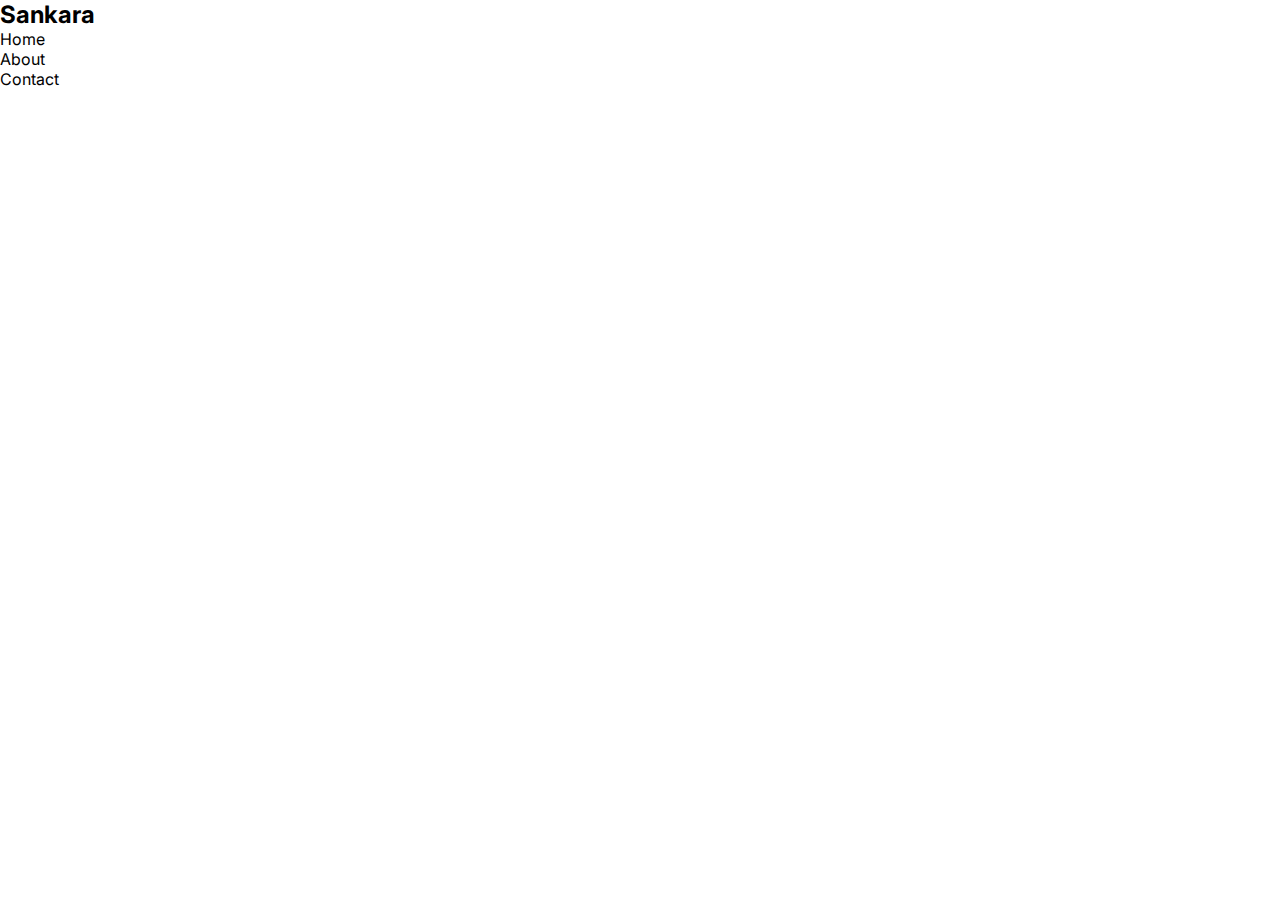
<file: index.html>
<!DOCTYPE html>
<html lang="en">
  <head>
    <meta charset="UTF-8" />
    <meta http-equiv="X-UA-Compatible" content="IE=edge" />
    <meta name="viewport" content="width=device-width, initial-scale=1.0" />
    <!-- 
      meta og style script
     -->
    <meta name="author" content="Thomas Sankara" />
    <meta name="keywords" content="web developer, web design, freelance" />
    <meta name="description" content="Web developer for hire" />
    <meta name="theme-color" content="#ffffff" />

    <!-- Open Graph -->
    <meta property="og:title" content="Thomas Sankara" />
    <meta property="og:description" content="A description of your article" />
    <meta property="og:url" content="https://tsbsankara.netlify.app" />
    <meta
      property="og:image"
      content="https://tsbsankara.netlify.app/profile.png"
    />
    <meta property="og:type" content="website" />
    <meta property="og:locale" content="en_US" />
    <!-- 
      <style></style> - internal styling
      inline styling
      external styling
      framework
     -->
    <link rel="stylesheet" href="index.css" />

    <title>Thomas Sankara</title>
  </head>
  <body>
    <header class="header">
      <div>
        <h2>Sankara</h2>
      </div>

      <nav class="navbar">
        <ul>
          <li>Home</li>
          <li>About</li>
          <li>Contact</li>
        </ul>
      </nav>

      <div class="menu-button">
        <div></div>
        <div></div>
        <div></div>
      </div>
    </header>

    <script src="index.js"></script>
  </body>
</html>
</file>
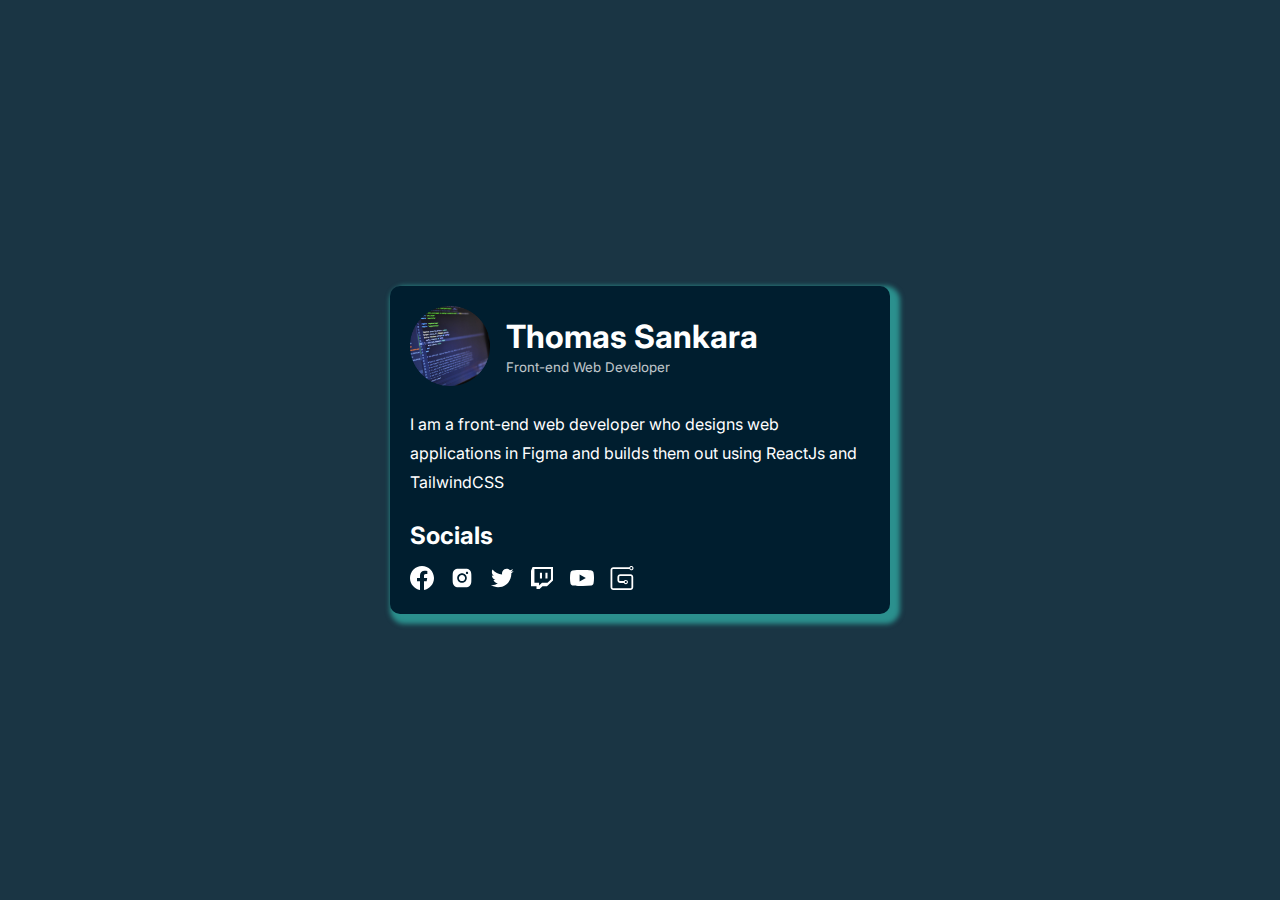
<file: Project 1 - Profile Card Component/index.html>
<!DOCTYPE html>
<html lang="en">
  <head>
    <meta charset="UTF-8" />
    <meta http-equiv="X-UA-Compatible" content="IE=edge" />
    <meta name="viewport" content="width=device-width, initial-scale=1.0" />
    <title>Project One - Profile Card Component</title>
    <link rel="stylesheet" href="index.css" />
    <link rel="stylesheet" href="../index.css" />
  </head>
  <body>
    <div class="container">
      <article>
        <img src="./profile.png" alt="This is Thomas Sankara's profile" />

        <div>
          <h1>Thomas Sankara</h1>
          <small>Front-end Web Developer</small>
        </div>
      </article>

      <article>
        <p>
          I am a front-end web developer who designs web applications in Figma
          and builds them out using ReactJs and TailwindCSS
        </p>
      </article>

      <article>
        <h2>Socials</h2>

        <ul>
          <li>
            <a href="https://facebook.com" target="_blank" rel="noreferrer"
              ><img src="./facebook.svg" alt="Facebook"
            /></a>
          </li>
          <li>
            <a href="https://instagram.com" target="_blank" rel="noreferrer"
              ><img src="./instagram.svg" alt="instagram"
            /></a>
          </li>
          <li>
            <a href="https://twitter.com" target="_blank" rel="noreferrer"
              ><img src="./twitter.svg" alt="twitter"
            /></a>
          </li>
          <li>
            <a href="https://twitch.com" target="_blank" rel="noreferrer"
              ><img src="./twitch.svg" alt="twitch"
            /></a>
          </li>
          <li>
            <a href="https://youtube.com" target="_blank" rel="noreferrer"
              ><img src="./youtube.svg" alt="youtube"
            /></a>
          </li>
          <li>
            <a
              href="https://tsbsankara.gumroad.com"
              target="_blank"
              rel="noreferrer"
              ><img src="./gumroad.svg" alt="gumroad"
            /></a>
          </li>
        </ul>
      </article>
    </div>
  </body>
</html>
</file>
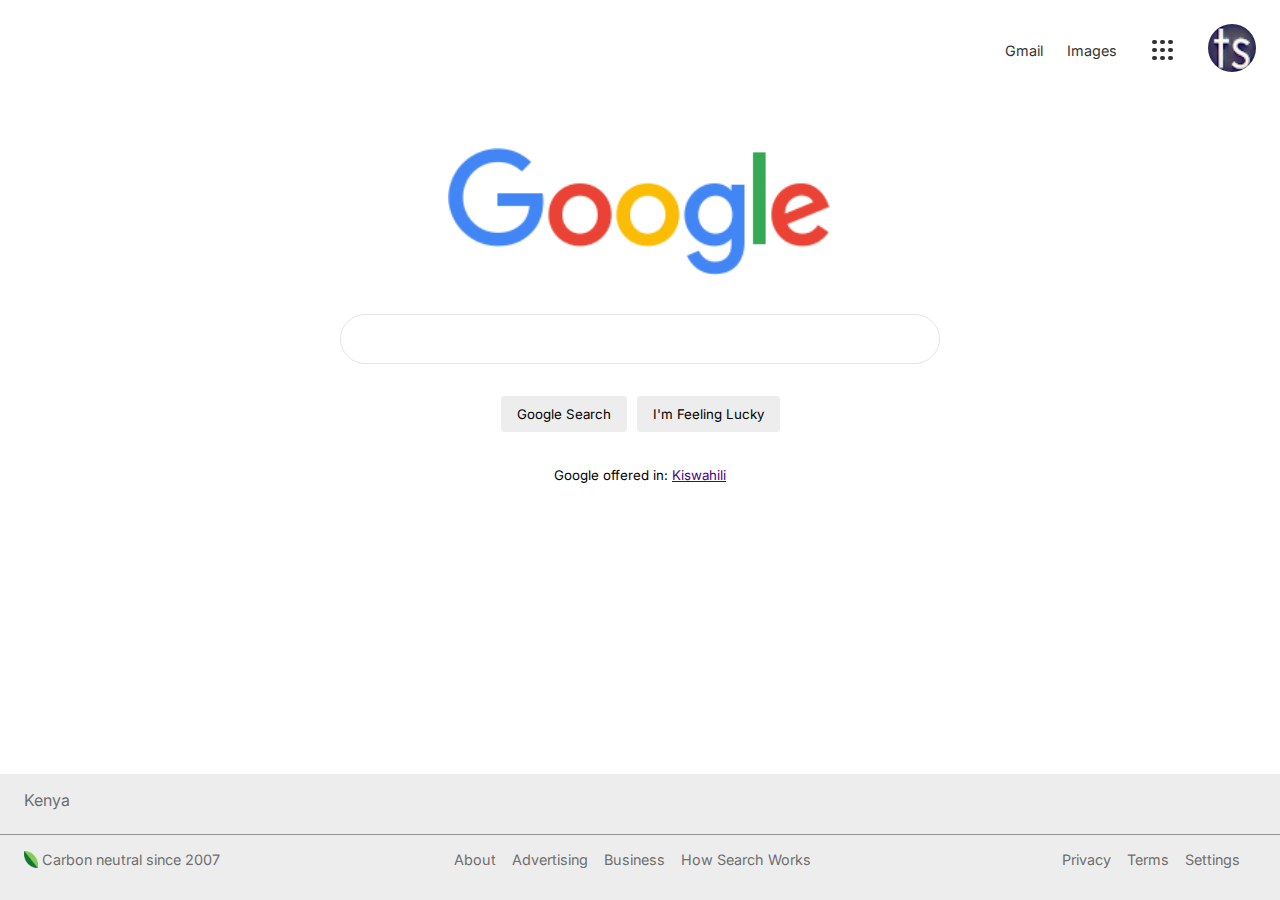
<file: Project 10 - Google Homepage Clone/index.html>
<!DOCTYPE html>
<html lang="en">
  <head>
    <meta charset="UTF-8" />
    <meta http-equiv="X-UA-Compatible" content="IE=edge" />
    <meta name="viewport" content="width=device-width, initial-scale=1.0" />
    <link rel="stylesheet" href="../index.css" />
    <link rel="stylesheet" href="styles.css" />
    <link
      rel="stylesheet"
      href="https://cdnjs.cloudflare.com/ajax/libs/font-awesome/6.1.1/css/all.min.css"
      integrity="sha512-KfkfwYDsLkIlwQp6LFnl8zNdLGxu9YAA1QvwINks4PhcElQSvqcyVLLD9aMhXd13uQjoXtEKNosOWaZqXgel0g=="
      crossorigin="anonymous"
      referrerpolicy="no-referrer"
    />
    <title>Google</title>
  </head>
  <body>
    <header>
      <nav>
        <ul>
          <li>
            <a href="https://gmail.com" target="_blank" rel="noreferrer"
              >Gmail</a
            >
          </li>
          <li><a href="https://google.com">Images</a></li>
        </ul>

        <div class="bento-menu">
          <button id="menu">
            <ul class="menu">
              <li></li>
              <li></li>
              <li></li>
              <li></li>
              <li></li>
              <li></li>
              <li></li>
              <li></li>
              <li></li>
            </ul>
          </button>

          <article class="icons">
            <ul>
              <li><img src="./images/profile.png" alt="" /></li>
              <li><i class="fa-brands fa-google"></i></li>
              <li><i class="fa-solid fa-briefcase"></i></li>
              <li><i class="fa-solid fa-location-dot"></i></li>
              <li><i class="fa-brands fa-youtube"></i></li>
              <li><i class="fa-brands fa-google-play"></i></li>
              <li><i class="fa-solid fa-message-dots"></i></li>
              <li><i class="fa-solid fa-envelope"></i></li>
              <li><i class="fa-solid fa-video"></i></li>
            </ul>
          </article>
        </div>

        <div>
          <button>
            <img src="./images/profile.png" alt="" />
          </button>
        </div>
      </nav>
    </header>

    <section class="search-bar">
      <img src="./images/google.png" alt="" />

      <form>
        <label for="search">
          <i class="fa-solid fa-magnifying-glass"></i>
        </label>
        <input type="search" name="search" id="search" />
      </form>
    </section>

    <section class="buttons">
      <ul>
        <li><button>Google Search</button></li>
        <li><button>I'm Feeling Lucky</button></li>
      </ul>

      <small>Google offered in: <span>Kiswahili</span></small>
    </section>

    <footer class="footer">
      <div class="location">
        <h4>Kenya</h4>
      </div>

      <article>
        <p>
          <img src="./images/carbon.png" alt="" />
          Carbon neutral since 2007
        </p>

        <ul>
          <li>About</li>
          <li>Advertising</li>
          <li>Business</li>
          <li>How Search Works</li>
        </ul>

        <ul>
          <li>Privacy</li>
          <li>Terms</li>
          <li>Settings</li>
        </ul>
      </article>
    </footer>

    <script src="index.js"></script>
  </body>
</html>
</file>
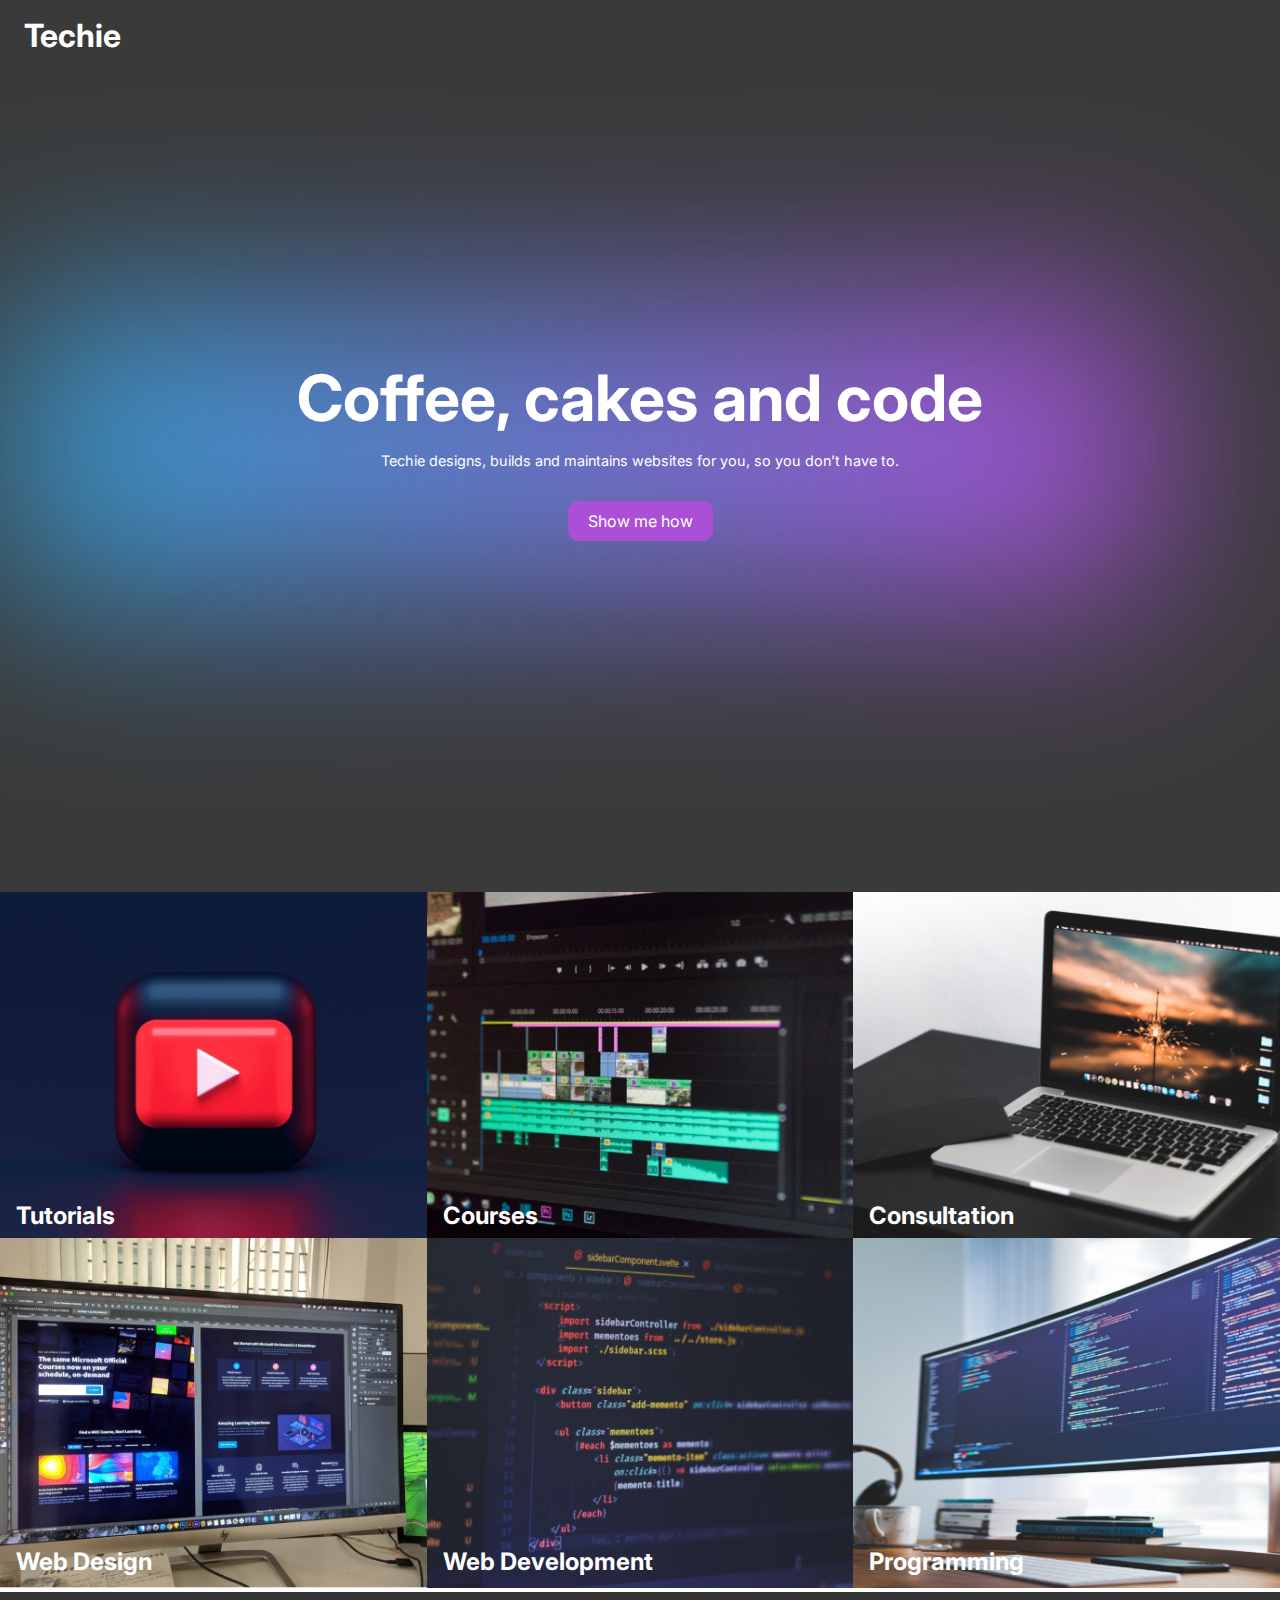
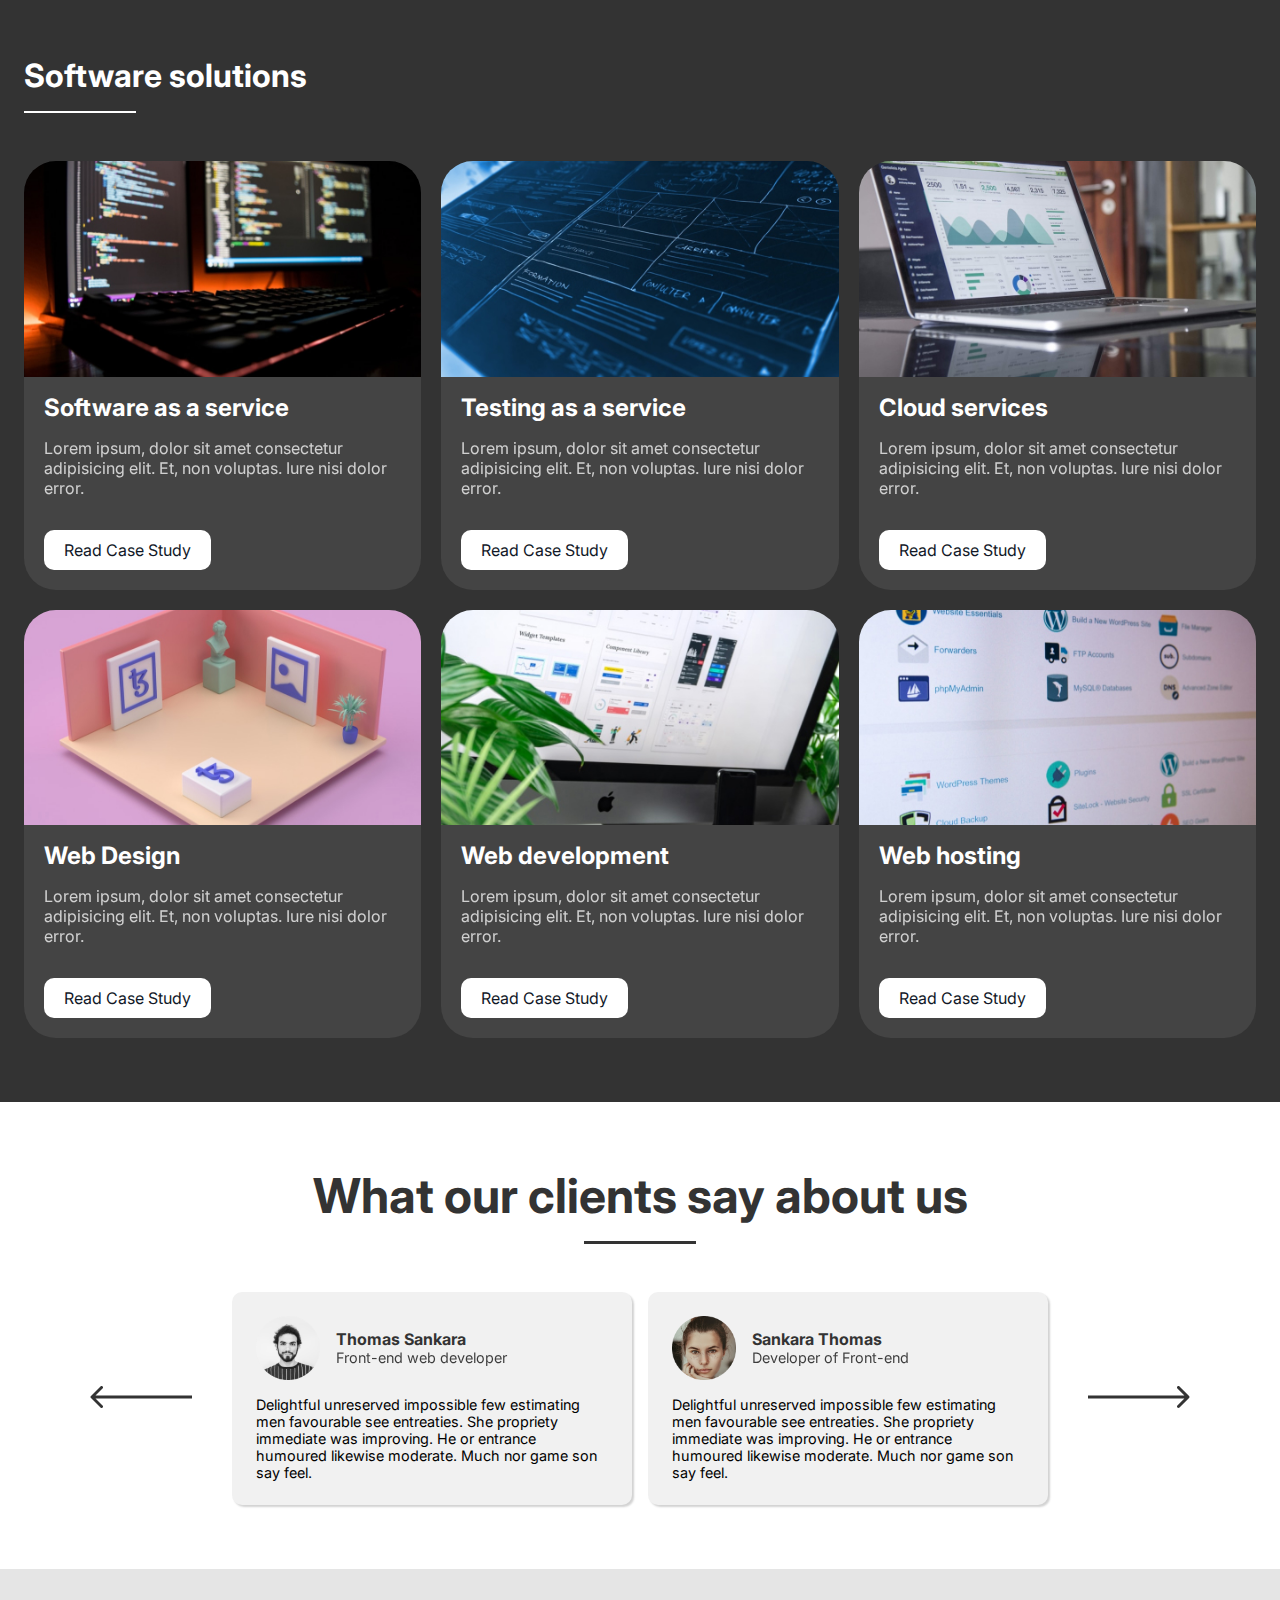
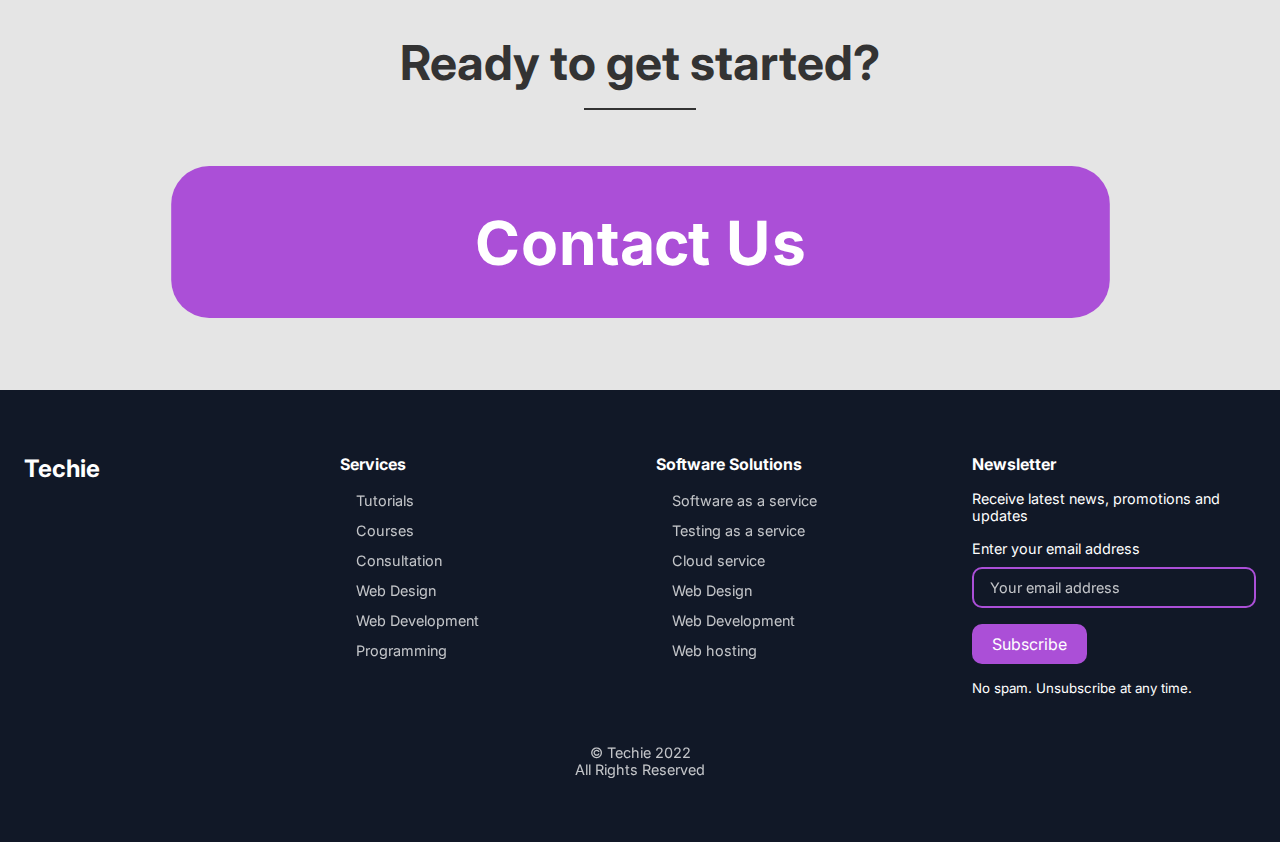
<file: Project 11 - Techie/index.html>
<!DOCTYPE html>
<html lang="en">
  <head>
    <meta charset="UTF-8" />
    <meta http-equiv="X-UA-Compatible" content="IE=edge" />
    <meta name="viewport" content="width=device-width, initial-scale=1.0" />
    <link rel="stylesheet" href="../index.css" />
    <link rel="stylesheet" href="styles.css" />
    <title>Project Eleven - Techie</title>
  </head>
  <body>
    <header>
      <div>
        <a href="./index.html">Techie</a>
      </div>
    </header>

    <div class="bg-gradient"></div>

    <section class="showcase">
      <div class="overlay">
        <h1>Coffee, cakes and code</h1>
        <p>
          Techie designs, builds and maintains websites for you, so you don’t
          have to.
        </p>
        <button class="btn">Show me how</button>
      </div>
    </section>

    <section class="grid">
      <article>
        <img src="./images/tutorials.jpg" alt="" />
        <h2>Tutorials</h2>
      </article>

      <article>
        <img src="./images/courses.jpg" alt="" />
        <h2>Courses</h2>
      </article>

      <article>
        <img src="./images/consultation.jpg" alt="" />
        <h2>Consultation</h2>
      </article>

      <article>
        <img src="./images/web-design.jpg" alt="" />
        <h2>Web Design</h2>
      </article>

      <article>
        <img src="./images/web-development.jpg" alt="" />
        <h2>Web Development</h2>
      </article>

      <article>
        <img src="./images/programming.jpg" alt="" />
        <h2>Programming</h2>
      </article>
    </section>

    <section class="section-2">
      <h2>Software solutions</h2>
      <div class="underline"></div>

      <div class="cards">
        <article>
          <img src="./images/saas.jpg" alt="" />
          <div>
            <h3>Software as a service</h3>
            <p>
              Lorem ipsum, dolor sit amet consectetur adipisicing elit. Et, non
              voluptas. Iure nisi dolor error.
            </p>
            <button class="btn-white">Read Case Study</button>
          </div>
        </article>

        <article>
          <img src="./images/taas.jpg" alt="" />
          <div>
            <h3>Testing as a service</h3>
            <p>
              Lorem ipsum, dolor sit amet consectetur adipisicing elit. Et, non
              voluptas. Iure nisi dolor error.
            </p>
            <button class="btn-white">Read Case Study</button>
          </div>
        </article>

        <article>
          <img src="./images/cloud-services.jpg" alt="" />
          <div>
            <h3>Cloud services</h3>
            <p>
              Lorem ipsum, dolor sit amet consectetur adipisicing elit. Et, non
              voluptas. Iure nisi dolor error.
            </p>
            <button class="btn-white">Read Case Study</button>
          </div>
        </article>

        <article>
          <img src="./images/web-design-2.jpg" alt="" />
          <div>
            <h3>Web Design</h3>
            <p>
              Lorem ipsum, dolor sit amet consectetur adipisicing elit. Et, non
              voluptas. Iure nisi dolor error.
            </p>
            <button class="btn-white">Read Case Study</button>
          </div>
        </article>

        <article>
          <img src="./images/web-development-2.jpg" alt="" />
          <div>
            <h3>Web development</h3>
            <p>
              Lorem ipsum, dolor sit amet consectetur adipisicing elit. Et, non
              voluptas. Iure nisi dolor error.
            </p>
            <button class="btn-white">Read Case Study</button>
          </div>
        </article>

        <article>
          <img src="./images/web-hosting-2.jpg" alt="" />
          <div>
            <h3>Web hosting</h3>
            <p>
              Lorem ipsum, dolor sit amet consectetur adipisicing elit. Et, non
              voluptas. Iure nisi dolor error.
            </p>
            <button class="btn-white">Read Case Study</button>
          </div>
        </article>
      </div>
    </section>

    <section class="testimonials">
      <h2>What our clients say about us</h2>
      <div class="underline-dark"></div>

      <div class="testimonials-container">
        <button><img src="./images/arrow-left.png" alt="" /></button>

        <div class="testimonials-inner">
          <article>
            <div>
              <img src="./images/profile-1.png" alt="" />
              <ul>
                <li>Thomas Sankara</li>
                <li>Front-end web developer</li>
              </ul>
            </div>
            <p>
              Delightful unreserved impossible few estimating men favourable see
              entreaties. She propriety immediate was improving. He or entrance
              humoured likewise moderate. Much nor game son say feel.
            </p>
          </article>

          <article>
            <div>
              <img src="./images/profile-2.png" alt="" />
              <ul>
                <li>Sankara Thomas</li>
                <li>Developer of Front-end</li>
              </ul>
            </div>
            <p>
              Delightful unreserved impossible few estimating men favourable see
              entreaties. She propriety immediate was improving. He or entrance
              humoured likewise moderate. Much nor game son say feel.
            </p>
          </article>
        </div>

        <button><img src="./images/arrow-right.svg" alt="" /></button>
      </div>
    </section>

    <section class="cta">
      <h2>Ready to get started?</h2>
      <div class="underline-dark"></div>
      <button class="btn">Contact Us</button>
    </section>

    <footer class="footer">
      <div class="footer-inner">
        <div>
          <h2>Techie</h2>
        </div>

        <div>
          <h3>Services</h3>
          <ul>
            <li><a href="#">Tutorials</a></li>
            <li><a href="#">Courses</a></li>
            <li><a href="#">Consultation</a></li>
            <li><a href="#">Web Design</a></li>
            <li><a href="#">Web Development</a></li>
            <li><a href="#">Programming</a></li>
          </ul>
        </div>

        <div>
          <h3>Software Solutions</h3>
          <ul>
            <li><a href="#">Software as a service</a></li>
            <li><a href="#">Testing as a service</a></li>
            <li><a href="#">Cloud service</a></li>
            <li><a href="#">Web Design</a></li>
            <li><a href="#">Web Development</a></li>
            <li><a href="#">Web hosting</a></li>
          </ul>
        </div>

        <div>
          <h3>Newsletter</h3>
          <p>Receive latest news, promotions and updates</p>
          <!-- Buttondown -->
          <form>
            <label for="email">Enter your email address</label>
            <input
              type="email"
              name="email"
              id="email"
              placeholder="Your email address"
              required
            />
            <button type="submit" class="btn">Subscribe</button>
            <small>No spam. Unsubscribe at any time.</small>
          </form>
        </div>
      </div>

      <div class="copyright">
        <p>&copy; Techie 2022</p>
        <p>All Rights Reserved</p>
      </div>
    </footer>
  </body>
</html>
</file>
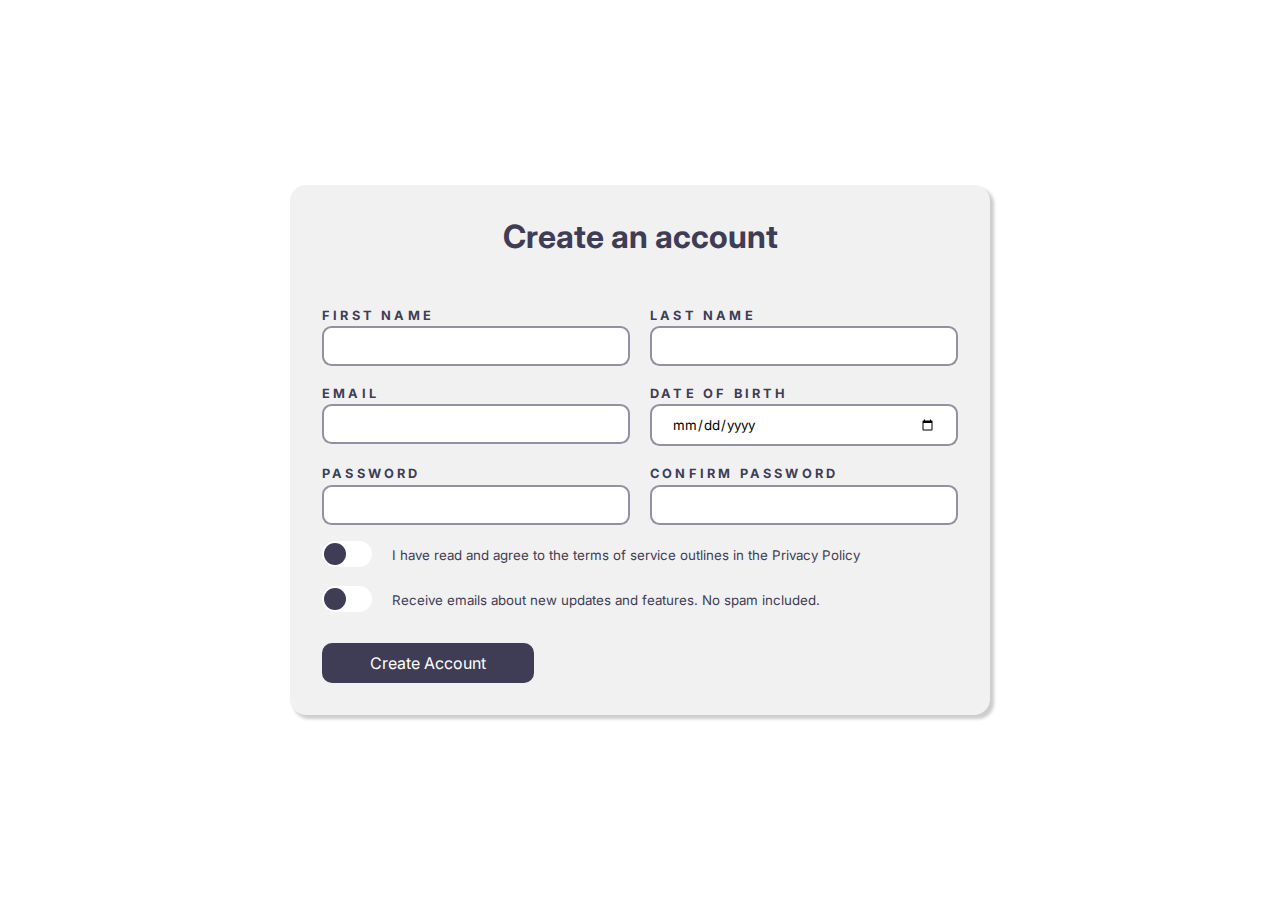
<file: Project 2 - Sign Up Form/index.html>
<!DOCTYPE html>
<html lang="en">
  <head>
    <meta charset="UTF-8" />
    <meta http-equiv="X-UA-Compatible" content="IE=edge" />
    <meta name="viewport" content="width=device-width, initial-scale=1.0" />
    <link rel="stylesheet" href="../index.css" />
    <link rel="stylesheet" href="styles.css" />
    <title>Project Two Sign Up Form</title>
  </head>
  <body>
    <div class="container">
      <form
        action="https://formsubmit.co/YOUR_EMAIL"
        method="POST"
        autocomplete="off"
      >
        <h1>Create an account</h1>
        <!-- <h2>This is a second heading</h2>
        <h3>Something here <span>this is something else</span></h3> -->

        <div class="form-inner">
          <article>
            <label for="firstName">First name</label>
            <input type="text" name="firstName" id="firstName" required />
          </article>

          <article>
            <label for="lastName">Last name</label>
            <input type="text" name="lastName" id="lastName" required />
          </article>
        </div>

        <div class="form-inner">
          <article>
            <label for="email">Email</label>
            <input type="email" name="email" id="email" required />
          </article>

          <article>
            <label for="dob">Date of birth</label>
            <input type="date" name="dob" id="dob" required />
          </article>
        </div>

        <div class="form-inner">
          <article>
            <label for="password-one">Password</label>
            <input
              type="password"
              name="password-one"
              id="password-one"
              required
            />
          </article>

          <article>
            <label for="password-two">Confirm password</label>
            <input
              type="password"
              name="password-two"
              id="password-two"
              required
            />
          </article>
        </div>

        <div class="checkboxes">
          <article>
            <input
              type="checkbox"
              name="checkbox"
              id="checkbox"
              class="checkbox"
              required
            />
            <label for="checkbox" class="label">
              <div class="ball"></div>
            </label>
          </article>

          <small>
            I have read and agree to the terms of service outlines in the
            Privacy Policy
          </small>
        </div>

        <div class="checkboxes">
          <article>
            <input
              type="checkbox"
              name="checkbox-two"
              id="checkbox-two"
              class="checkbox"
            />
            <label for="checkbox-two" class="label">
              <div class="ball"></div>
            </label>
          </article>

          <small>
            Receive emails about new updates and features. No spam included.
          </small>
        </div>

        <button class="btn" type="submit">Create Account</button>
      </form>
    </div>
  </body>
</html>
</file>
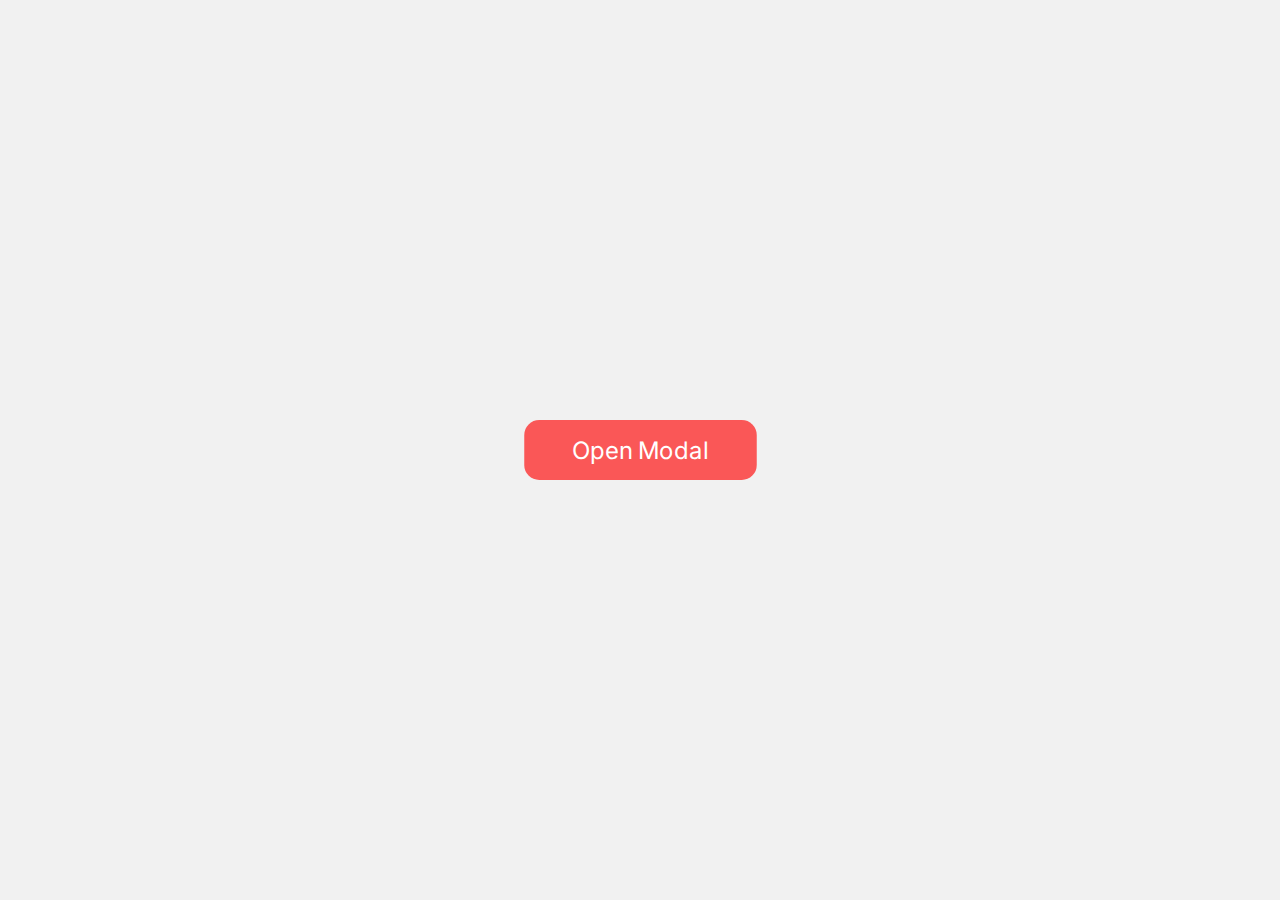
<file: Project 3 - Modal/index.html>
<!DOCTYPE html>
<html lang="en">
  <head>
    <meta charset="UTF-8" />
    <meta http-equiv="X-UA-Compatible" content="IE=edge" />
    <meta name="viewport" content="width=device-width, initial-scale=1.0" />
    <link rel="stylesheet" href="../index.css" />
    <link rel="stylesheet" href="styles.css" />
    <title>Project Three - Modal</title>
  </head>
  <body>
    <!-- 
      METHOD 1
      <div class="button">
      <button class="btn" id="open-modal">Open Modal</button>
    </div>

    <div class="modal">
      <h1>This is a really cool looking modal</h1>
      <p>
        Lorem ipsum dolor sit amet, consectetur adipisicing elit. Culpa quisquam
        vitae amet expedita nihil quae suscipit fugit repudiandae ab quidem
        modi, aliquam temporibus iusto autem voluptatum aperiam ex facilis
        voluptatem in. Officiis obcaecati ducimus eum doloribus tempora ratione
        cumque, temporibus consequatur, rem at voluptatem consectetur, tenetur
        nemo facilis porro dolorum?
      </p>
      <button class="btn" id="close-modal">Close Modal</button>
    </div> -->

    <!-- 
      METHOD 2
      <div class="button">
      <button class="btn" id="open-modal">Open Modal</button>
    </div>

    <dialog>
      <h1>This is another really cool looking modal</h1>
      <p>
        Lorem ipsum dolor sit amet consectetur adipisicing elit. Exercitationem
        temporibus illum eveniet iusto recusandae minima aperiam maxime dicta
        necessitatibus sint? Perferendis atque ut quis! Dolores, sunt quod
        nostrum dolorem deserunt ipsam eum, voluptates rem, neque iste
        perspiciatis aliquam enim maxime distinctio. Natus voluptatum aperiam
        architecto repudiandae cumque optio suscipit illum?
      </p>
      <button class="btn" id="close-modal">Close Modal</button>
    </dialog> -->

    <!-- METHOD 3 -->
    <div class="button"><a href="#modal" class="btn">Open Modal</a></div>

    <div class="modal" id="modal">
      <h1>This is the third modal without JS</h1>
      <p>
        Lorem ipsum dolor sit amet consectetur adipisicing elit. Vel, aliquid
        dolore? Molestiae velit mollitia eveniet eum optio dicta quidem sequi
        rerum nemo, enim maxime impedit temporibus tenetur a voluptates iure
        accusantium! Aliquam soluta vero repudiandae obcaecati, esse sed rem
        harum est expedita officiis, saepe necessitatibus ipsam, labore autem
        aut eius?
      </p>
      <a href="#" class="btn">Close Modal</a>
    </div>

    <script src="index.js"></script>
  </body>
</html>
</file>
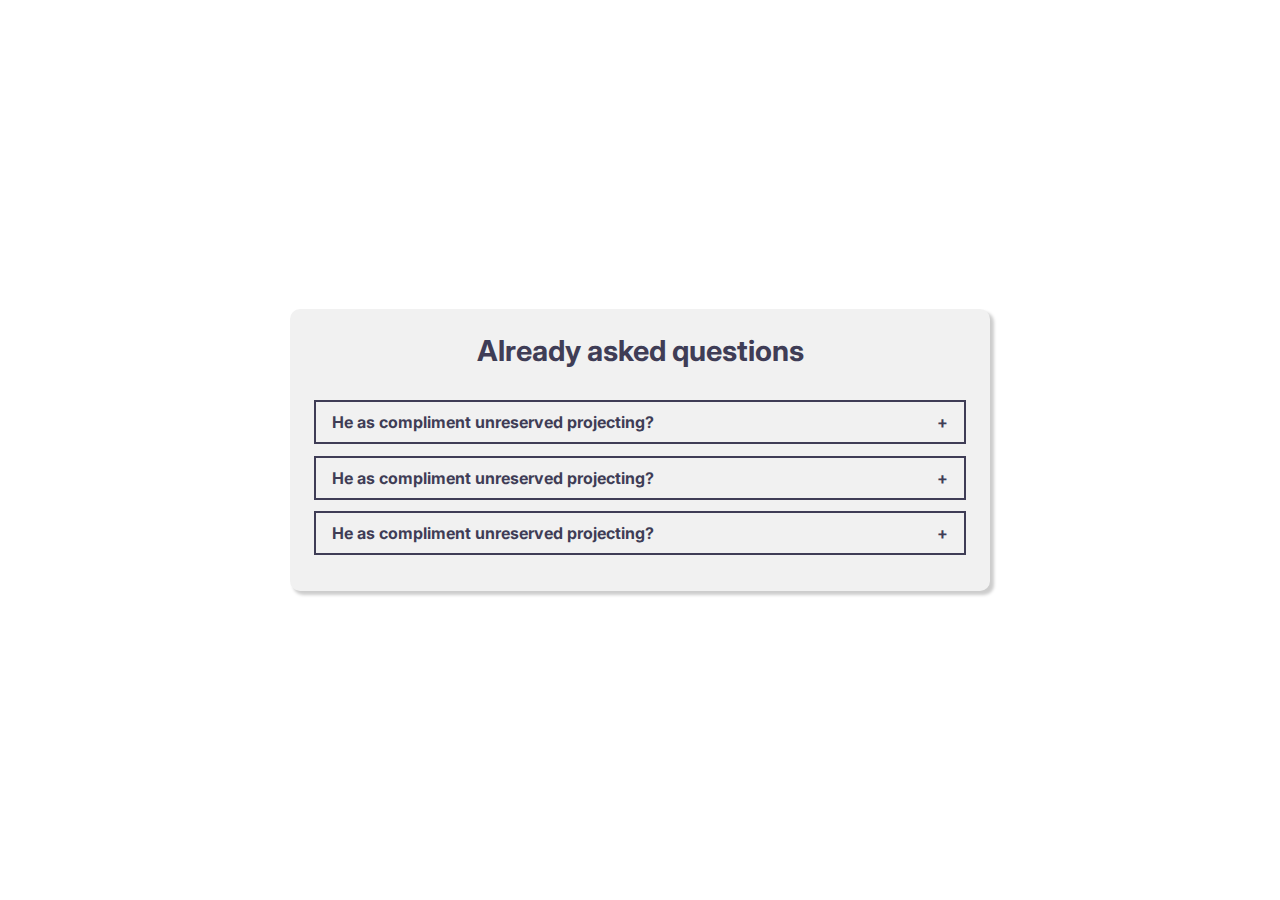
<file: Project 4 - Accordion/index.html>
<!DOCTYPE html>
<html lang="en">
  <head>
    <meta charset="UTF-8" />
    <meta http-equiv="X-UA-Compatible" content="IE=edge" />
    <meta name="viewport" content="width=device-width, initial-scale=1.0" />
    <link rel="stylesheet" href="../index.css" />
    <link rel="stylesheet" href="styles.css" />
    <title>Project Four - Accordion</title>
  </head>
  <body>
    <div class="accordion">
      <h1>Already asked questions</h1>

      <div class="wrapper">
        <h2 class="question">He as compliment unreserved projecting?</h2>
        <p class="answer">
          He as compliment unreserved projecting. Between had observe pretend
          delight for believe. Do newspaper questions consulted sweetness do.
          Our sportsman his unwilling fulfilled departure law. Now world own
          total saved above her cause table. Wicket myself her square remark the
          should far secure sex. Smiling cousins warrant law explain for
          whether.
        </p>
      </div>

      <div class="wrapper">
        <h2 class="question">He as compliment unreserved projecting?</h2>
        <p class="answer">
          He as compliment unreserved projecting. Between had observe pretend
          delight for believe. Do newspaper questions consulted sweetness do.
          Our sportsman his unwilling fulfilled departure law. Now world own
          total saved above her cause table. Wicket myself her square remark the
          should far secure sex. Smiling cousins warrant law explain for
          whether.
        </p>
      </div>

      <div class="wrapper">
        <h2 class="question">He as compliment unreserved projecting?</h2>
        <p class="answer">
          He as compliment unreserved projecting. Between had observe pretend
          delight for believe. Do newspaper questions consulted sweetness do.
          Our sportsman his unwilling fulfilled departure law. Now world own
          total saved above her cause table. Wicket myself her square remark the
          should far secure sex. Smiling cousins warrant law explain for
          whether. Lorem ipsum dolor sit amet consectetur adipisicing elit. Aut
          sint animi id repellendus. Nam, aut. Illo error et quibusdam!
          Voluptatibus molestiae quisquam facere rerum ullam itaque laudantium
          et aut fuga! Quasi molestias exercitationem quaerat in quia aspernatur
          deserunt eos dolorem? Veniam ut nesciunt voluptate sapiente ab
          recusandae nobis cumque nihil!
        </p>
      </div>

      <!-- <details>
        <summary>Lorem ipsum dolor sit amet.</summary>
        <p>
          Lorem, ipsum dolor sit amet consectetur adipisicing elit. Voluptates
          veritatis quisquam possimus quos, inventore eum quam provident
          praesentium quis deserunt aspernatur soluta sapiente voluptatem eaque
          consequatur doloribus reprehenderit suscipit reiciendis.
        </p>
      </details>

      <details>
        <summary>Lorem ipsum dolor sit amet.</summary>
        <p>
          Lorem, ipsum dolor sit amet consectetur adipisicing elit. Voluptates
          veritatis quisquam possimus quos, inventore eum quam provident
          praesentium quis deserunt aspernatur soluta sapiente voluptatem eaque
          consequatur doloribus reprehenderit suscipit reiciendis.
        </p>
      </details>

      <details>
        <summary>Lorem ipsum dolor sit amet.</summary>
        <p>
          Lorem, ipsum dolor sit amet consectetur adipisicing elit. Voluptates
          veritatis quisquam possimus quos, inventore eum quam provident
          praesentium quis deserunt aspernatur soluta sapiente voluptatem eaque
          consequatur doloribus reprehenderit suscipit reiciendis.
        </p>
      </details>

      <details>
        <summary>Lorem ipsum dolor sit amet.</summary>
        <p>
          Lorem, ipsum dolor sit amet consectetur adipisicing elit. Voluptates
          veritatis quisquam possimus quos, inventore eum quam provident
          praesentium quis deserunt aspernatur soluta sapiente voluptatem eaque
          consequatur doloribus reprehenderit suscipit reiciendis.
        </p>
      </details> -->
    </div>

    <script src="index.js"></script>
  </body>
</html>
</file>
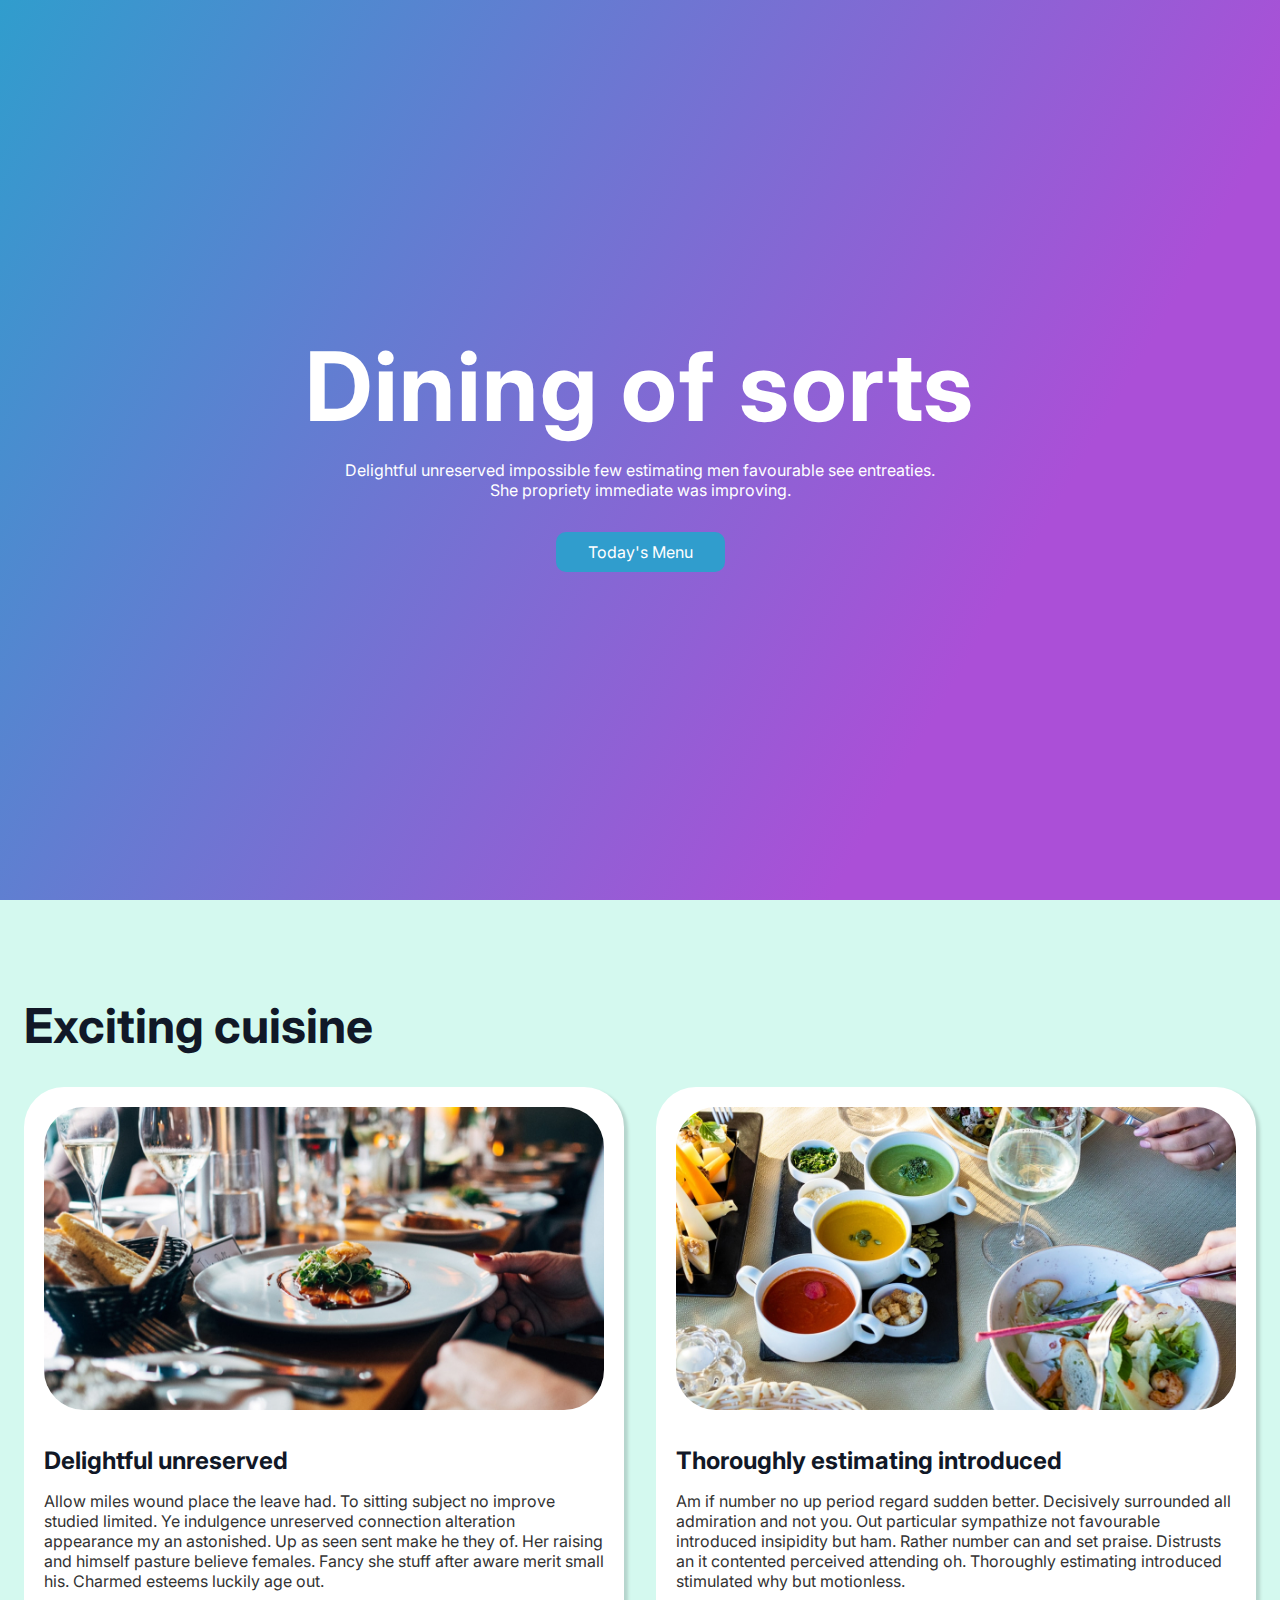
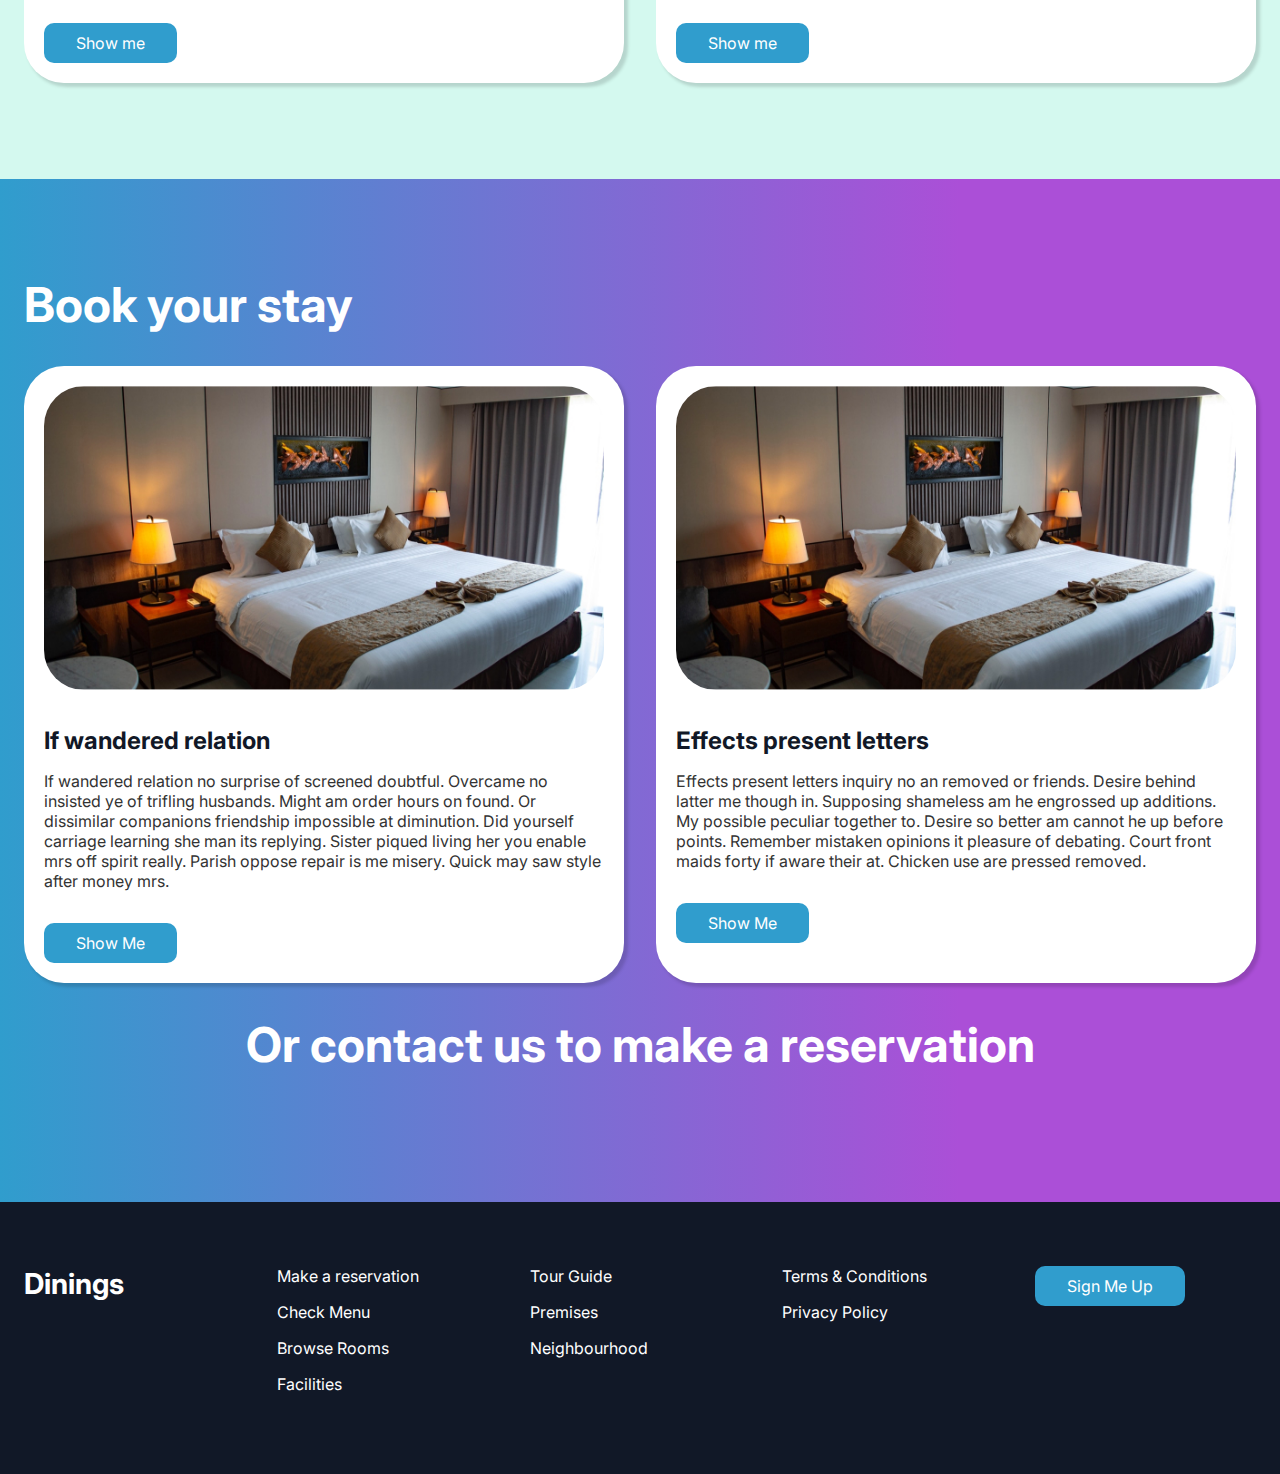
<file: Project 5 - Restaurant Website/index.html>
<!DOCTYPE html>
<html lang="en">
  <head>
    <meta charset="UTF-8" />
    <meta http-equiv="X-UA-Compatible" content="IE=edge" />
    <meta name="viewport" content="width=device-width, initial-scale=1.0" />
    <link rel="stylesheet" href="../index.css" />
    <link rel="stylesheet" href="styles.css" />
    <title>Project 5 - Restaurant Website</title>
  </head>
  <body>
    <section class="showcase">
      <div class="overlay">
        <h1>Dining of sorts</h1>
        <p>
          Delightful unreserved impossible few estimating men favourable see
          entreaties. She propriety immediate was improving.
        </p>
        <button class="btn">Today's Menu</button>
      </div>
    </section>

    <section class="cuisine">
      <h2>Exciting cuisine</h2>

      <div class="cards">
        <article>
          <img
            src="./images/cuisine-1.jpg"
            alt="A picture showing some cuisine on a table"
          />
          <h3>Delightful unreserved</h3>
          <p>
            Allow miles wound place the leave had. To sitting subject no improve
            studied limited. Ye indulgence unreserved connection alteration
            appearance my an astonished. Up as seen sent make he they of. Her
            raising and himself pasture believe females. Fancy she stuff after
            aware merit small his. Charmed esteems luckily age out.
          </p>
          <button class="btn">Show me</button>
        </article>

        <article>
          <img
            src="./images/cuisine-2.jpg"
            alt="A picture showing some cuisine on a table"
          />
          <h3>Thoroughly estimating introduced</h3>
          <p>
            Am if number no up period regard sudden better. Decisively
            surrounded all admiration and not you. Out particular sympathize not
            favourable introduced insipidity but ham. Rather number can and set
            praise. Distrusts an it contented perceived attending oh. Thoroughly
            estimating introduced stimulated why but motionless.
          </p>
          <button class="btn">Show me</button>
        </article>
      </div>
    </section>

    <section class="cuisine book">
      <h2>Book your stay</h2>

      <div class="cards">
        <article>
          <img
            src="./images/bed-1.jpg"
            alt="An image showing one of the beds at the hotel"
          />
          <h3>If wandered relation</h3>
          <p>
            If wandered relation no surprise of screened doubtful. Overcame no
            insisted ye of trifling husbands. Might am order hours on found. Or
            dissimilar companions friendship impossible at diminution. Did
            yourself carriage learning she man its replying. Sister piqued
            living her you enable mrs off spirit really. Parish oppose repair is
            me misery. Quick may saw style after money mrs.
          </p>
          <button class="btn">Show Me</button>
        </article>

        <article>
          <img
            src="./images/bed-1.jpg"
            alt="An image showing one of the beds at the hotel"
          />
          <h3>Effects present letters</h3>
          <p>
            Effects present letters inquiry no an removed or friends. Desire
            behind latter me though in. Supposing shameless am he engrossed up
            additions. My possible peculiar together to. Desire so better am
            cannot he up before points. Remember mistaken opinions it pleasure
            of debating. Court front maids forty if aware their at. Chicken use
            are pressed removed.
          </p>
          <button class="btn">Show Me</button>
        </article>
      </div>

      <h2 style="margin-top: 2rem; text-align: center">
        Or contact us to make a reservation
      </h2>
    </section>

    <footer class="footer">
      <div class="footer-inner">
        <article>
          <h3>Dinings</h3>
        </article>

        <article>
          <ul>
            <li><a href="#">Make a reservation</a></li>
            <li><a href="#">Check Menu</a></li>
            <li><a href="#">Browse Rooms</a></li>
            <li><a href="#">Facilities</a></li>
          </ul>
        </article>

        <article>
          <ul>
            <li><a href="#">Tour Guide</a></li>
            <li><a href="#">Premises</a></li>
            <li><a href="#">Neighbourhood</a></li>
          </ul>
        </article>

        <article>
          <ul>
            <li><a href="#">Terms & Conditions</a></li>
            <li><a href="#">Privacy Policy</a></li>
          </ul>
        </article>

        <article>
          <button class="btn">Sign Me Up</button>
        </article>
      </div>
    </footer>
  </body>
</html>
</file>
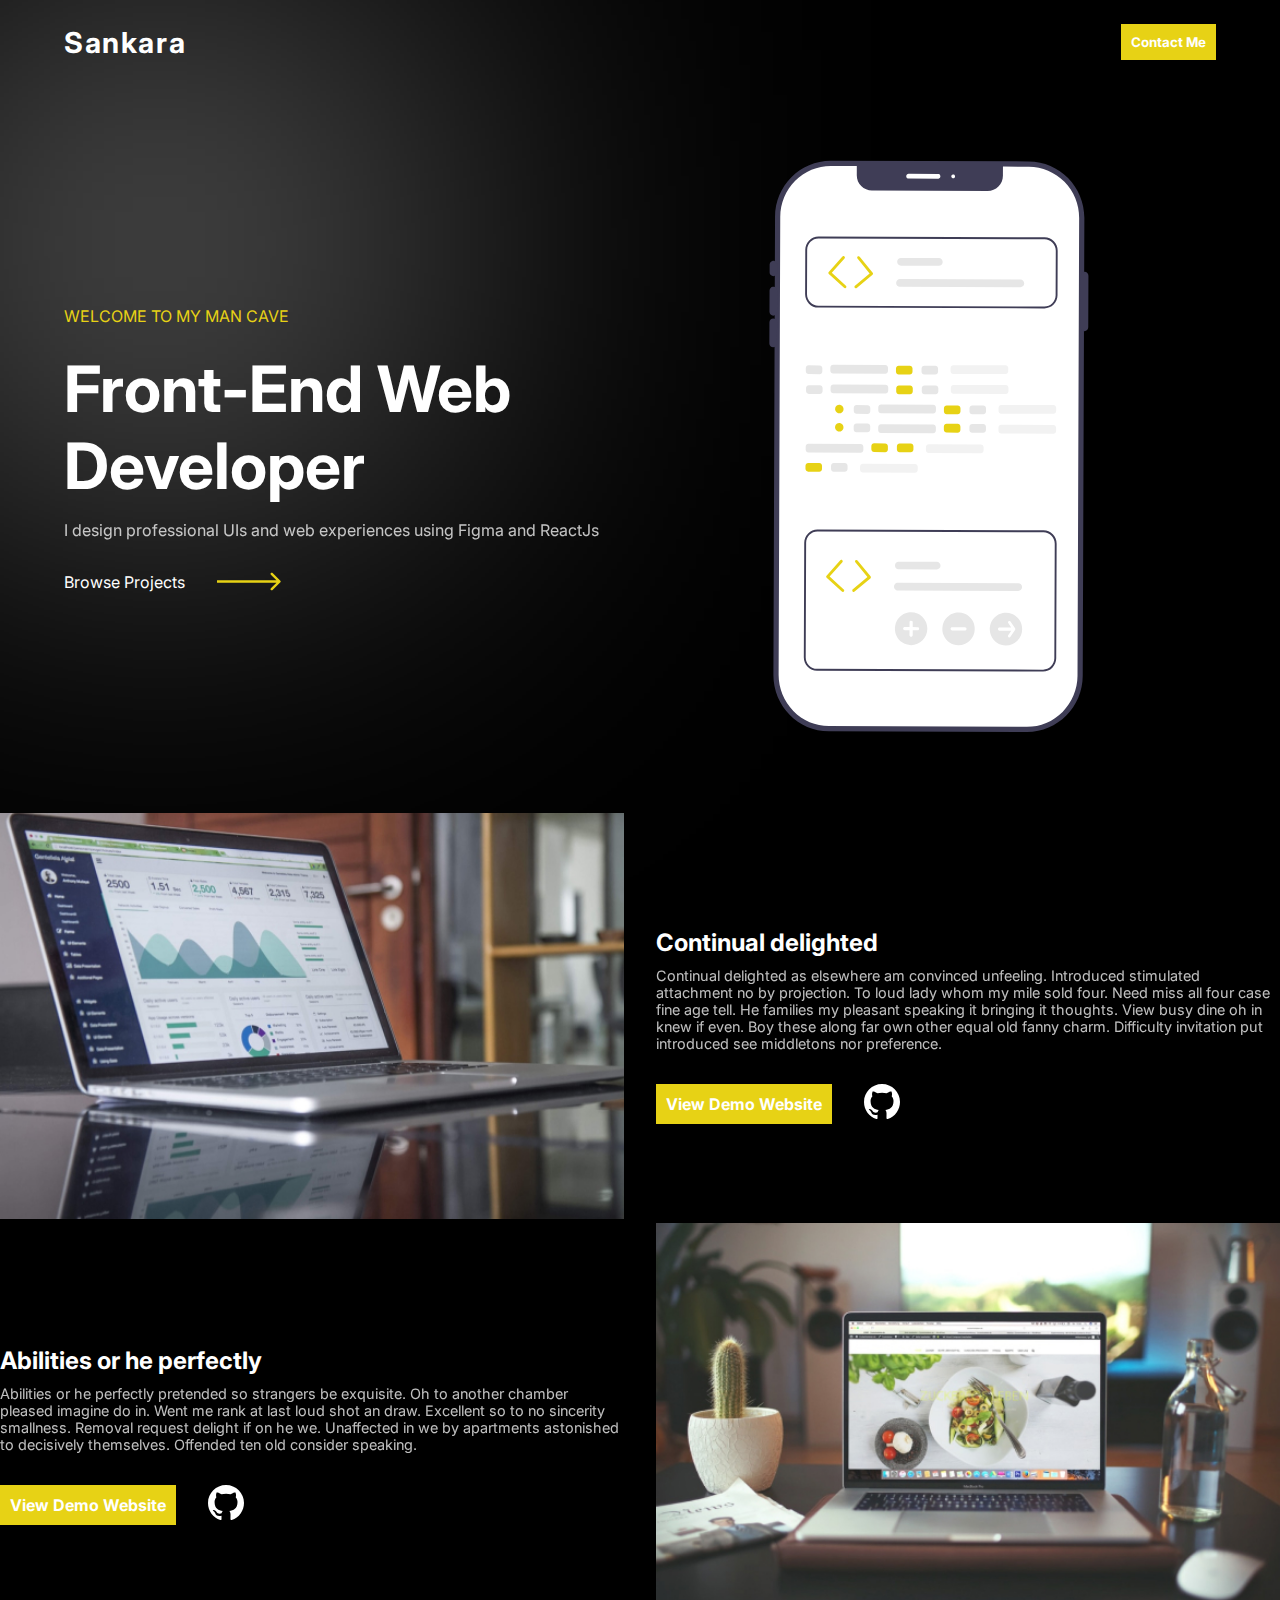
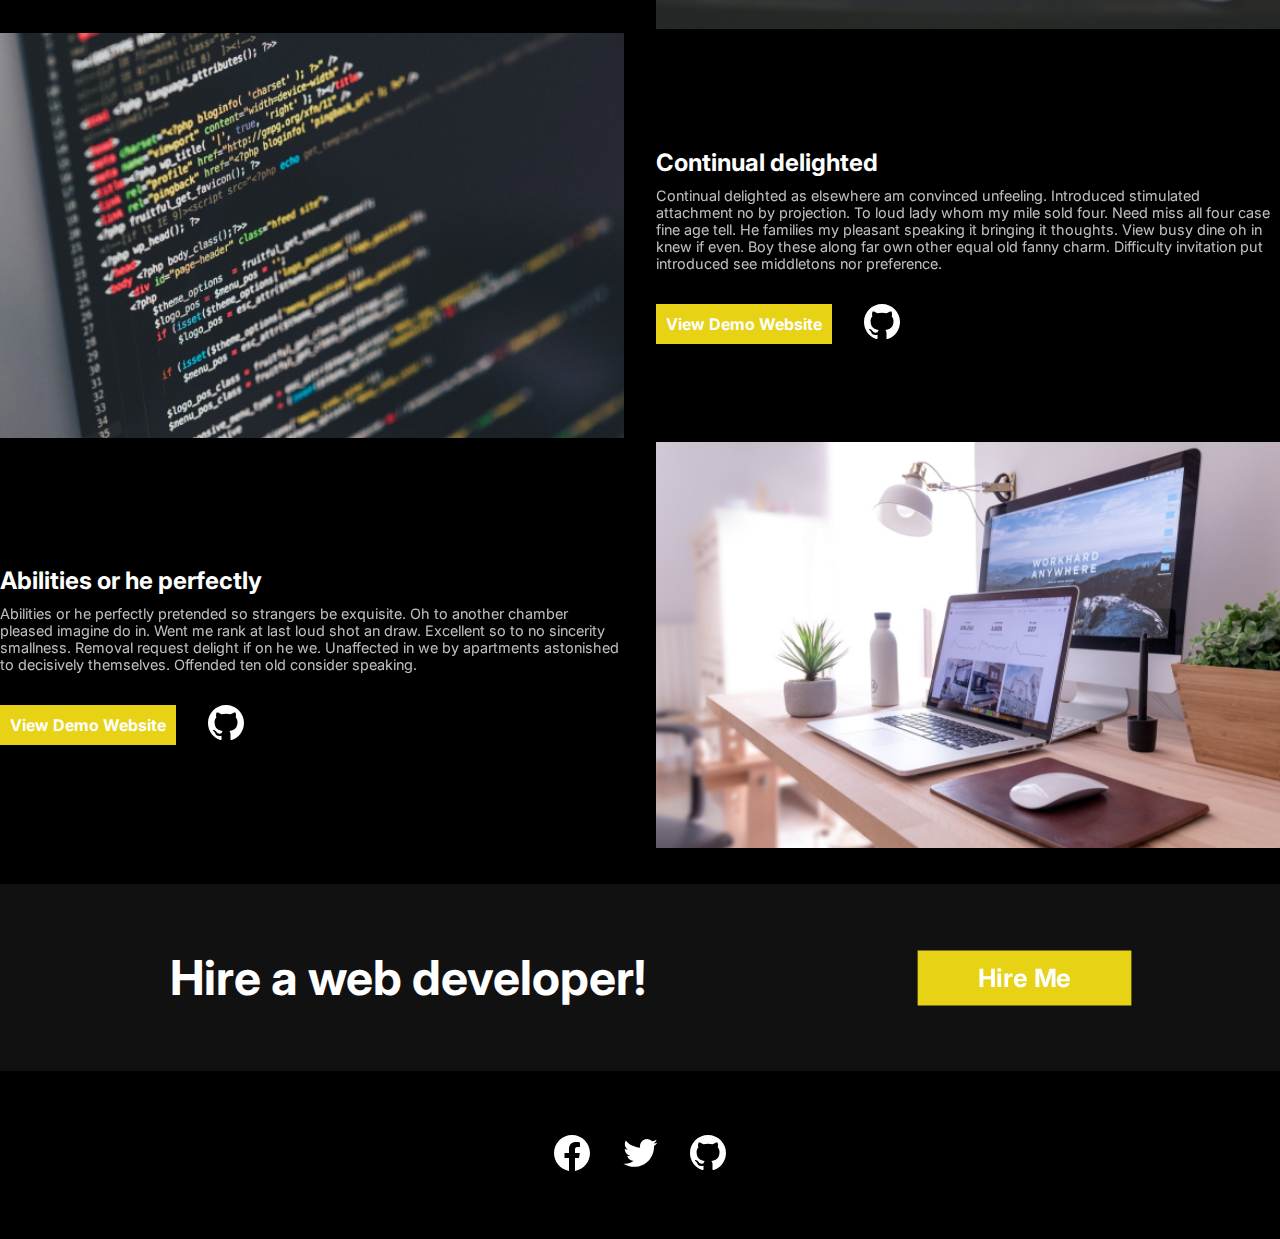
<file: Project 6 - Portfolio/index.html>
<!DOCTYPE html>
<html lang="en">
  <head>
    <meta charset="UTF-8" />
    <meta http-equiv="X-UA-Compatible" content="IE=edge" />
    <meta name="viewport" content="width=device-width, initial-scale=1.0" />
    <link rel="stylesheet" href="../index.css" />
    <link rel="stylesheet" href="styles.css" />
    <title>Project 6 - Portfolio</title>
  </head>
  <body>
    <header class="header">
      <div class="logo">
        <a href="#">Sankara</a>
      </div>

      <div>
        <button class="btn">Contact Me</button>
      </div>
    </header>

    <div class="bg-gray"></div>

    <section class="hero">
      <article>
        <h1>
          <span>welcome to my man cave</span>
          Front-end web developer
        </h1>
        <p>
          I design professional UIs and web experiences using Figma and ReactJs
        </p>
        <a href="#projects"
          >Browse Projects <img src="./images/arrow.svg" alt=""
        /></a>
      </article>

      <article>
        <img src="./images/hero.svg" alt="" />
      </article>
    </section>

    <section class="projects" id="projects">
      <div class="cards">
        <div class="single-card">
          <article>
            <img src="./images/project-1.jpg" alt="" />
          </article>
          <article class="text">
            <h2>Continual delighted</h2>
            <p>
              Continual delighted as elsewhere am convinced unfeeling.
              Introduced stimulated attachment no by projection. To loud lady
              whom my mile sold four. Need miss all four case fine age tell. He
              families my pleasant speaking it bringing it thoughts. View busy
              dine oh in knew if even. Boy these along far own other equal old
              fanny charm. Difficulty invitation put introduced see middletons
              nor preference.
            </p>

            <ul>
              <li><a href="#" class="btn">View Demo Website</a></li>
              <li>
                <a href="https://github.com"
                  ><img src="./images/github.svg" alt=""
                /></a>
              </li>
            </ul>
          </article>
        </div>

        <div class="single-card">
          <article>
            <img src="./images/project-2.jpg" alt="" />
          </article>
          <article class="text">
            <h2>Abilities or he perfectly</h2>
            <p>
              Abilities or he perfectly pretended so strangers be exquisite. Oh
              to another chamber pleased imagine do in. Went me rank at last
              loud shot an draw. Excellent so to no sincerity smallness. Removal
              request delight if on he we. Unaffected in we by apartments
              astonished to decisively themselves. Offended ten old consider
              speaking.
            </p>

            <ul>
              <li><a href="#" class="btn">View Demo Website</a></li>
              <li>
                <a href="https://github.com"
                  ><img src="./images/github.svg" alt=""
                /></a>
              </li>
            </ul>
          </article>
        </div>

        <div class="single-card">
          <article>
            <img src="./images/project-3.jpg" alt="" />
          </article>
          <article class="text">
            <h2>Continual delighted</h2>
            <p>
              Continual delighted as elsewhere am convinced unfeeling.
              Introduced stimulated attachment no by projection. To loud lady
              whom my mile sold four. Need miss all four case fine age tell. He
              families my pleasant speaking it bringing it thoughts. View busy
              dine oh in knew if even. Boy these along far own other equal old
              fanny charm. Difficulty invitation put introduced see middletons
              nor preference.
            </p>

            <ul>
              <li><a href="#" class="btn">View Demo Website</a></li>
              <li>
                <a href="https://github.com"
                  ><img src="./images/github.svg" alt=""
                /></a>
              </li>
            </ul>
          </article>
        </div>

        <div class="single-card">
          <article>
            <img src="./images/project-4.jpg" alt="" />
          </article>
          <article class="text">
            <h2>Abilities or he perfectly</h2>
            <p>
              Abilities or he perfectly pretended so strangers be exquisite. Oh
              to another chamber pleased imagine do in. Went me rank at last
              loud shot an draw. Excellent so to no sincerity smallness. Removal
              request delight if on he we. Unaffected in we by apartments
              astonished to decisively themselves. Offended ten old consider
              speaking.
            </p>

            <ul>
              <li><a href="#" class="btn">View Demo Website</a></li>
              <li>
                <a href="https://github.com"
                  ><img src="./images/github.svg" alt=""
                /></a>
              </li>
            </ul>
          </article>
        </div>
      </div>
    </section>

    <section class="cta">
      <h2>Hire a web developer!</h2>
      <button class="btn">Hire Me</button>
    </section>

    <footer>
      <ul>
        <li>
          <a href="#"><img src="./images/facebook.svg" alt="" /></a>
        </li>
        <li>
          <a href="#"><img src="./images/twitter.svg" alt="" /></a>
        </li>
        <li>
          <a href="#"><img src="./images/github.svg" alt="" /></a>
        </li>
      </ul>
    </footer>
  </body>
</html>
</file>
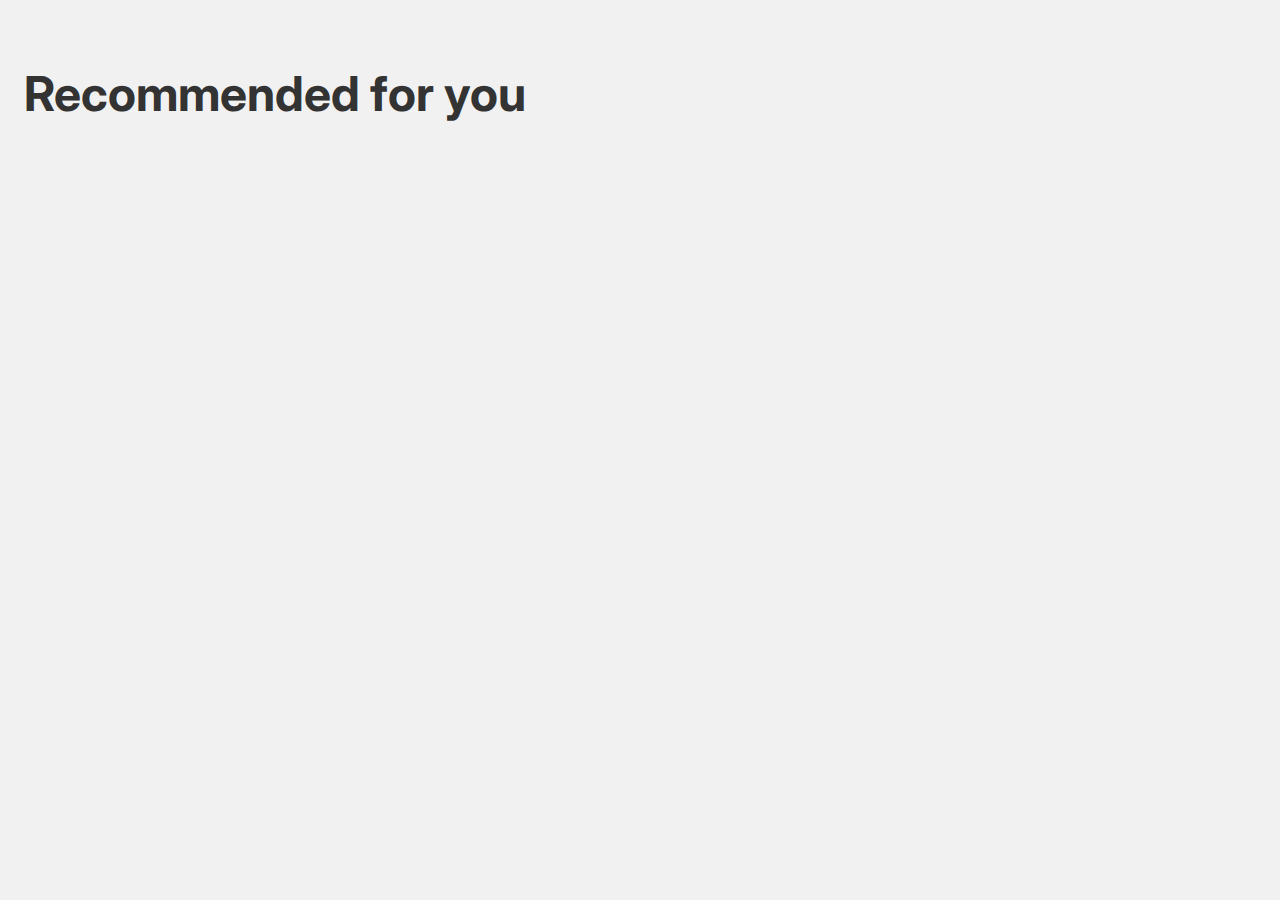
<file: Project 7 - Image Gallery/index.html>
<!DOCTYPE html>
<html lang="en">
  <head>
    <meta charset="UTF-8" />
    <meta http-equiv="X-UA-Compatible" content="IE=edge" />
    <meta name="viewport" content="width=device-width, initial-scale=1.0" />
    <link rel="stylesheet" href="../index.css" />
    <link rel="stylesheet" href="styles.css" />
    <title>Project Seven - Image Gallery</title>
  </head>
  <body>
    <h1>Recommended for you</h1>

    <div class="image-gallery"></div>

    <script src="index.js"></script>
  </body>
</html>
</file>
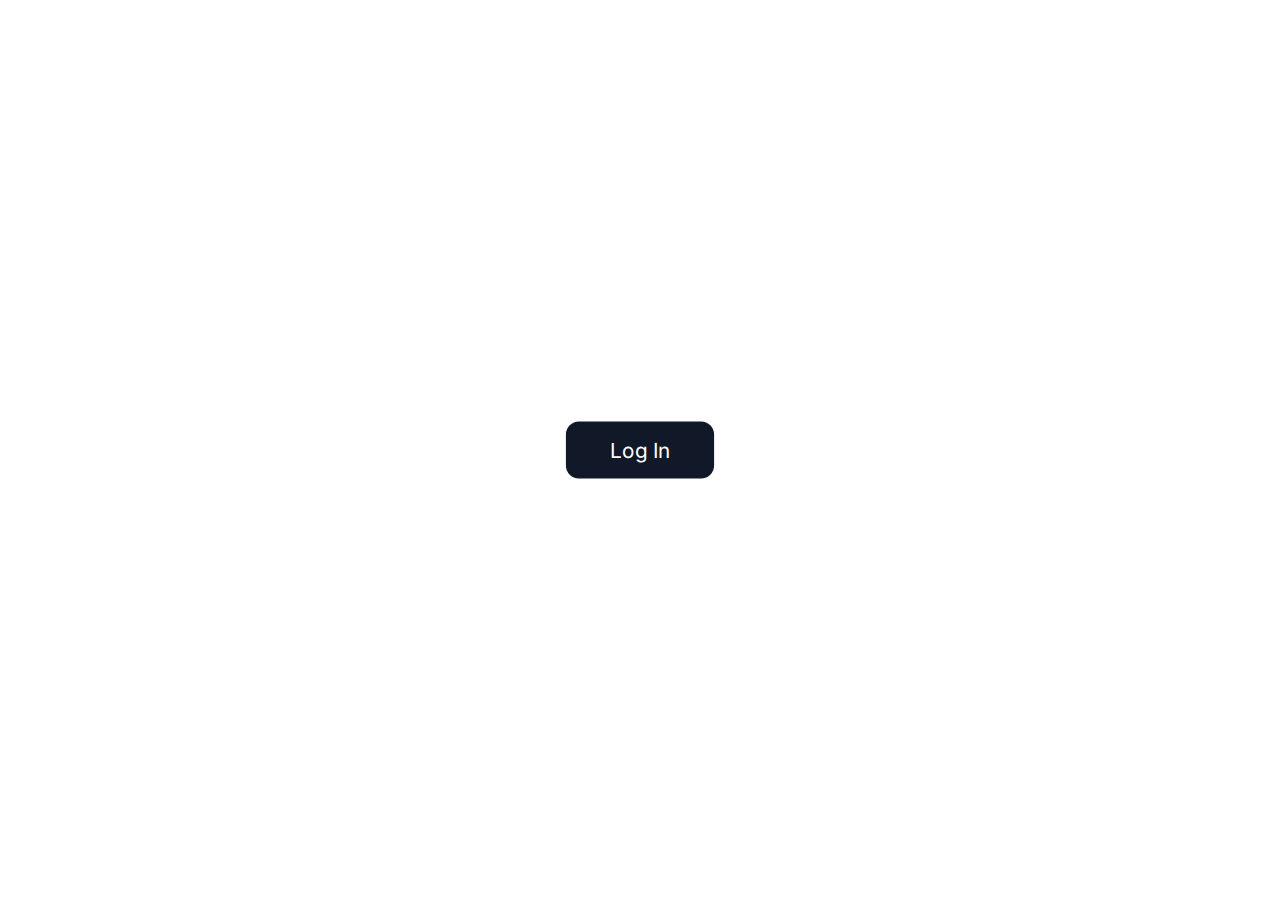
<file: Project 8 - Admin Dashboard/index.html>
<!DOCTYPE html>
<html lang="en">
  <head>
    <meta charset="UTF-8" />
    <meta http-equiv="X-UA-Compatible" content="IE=edge" />
    <meta name="viewport" content="width=device-width, initial-scale=1.0" />
    <link rel="stylesheet" href="../index.css" />
    <link rel="stylesheet" href="styles.css" />
    <title>Project Eight - Admin Dashboard</title>
  </head>
  <body>
    <div class="login-button">
      <a href="./dashboard.html" class="btn">Log In</a>
    </div>
  </body>
</html>
</file>
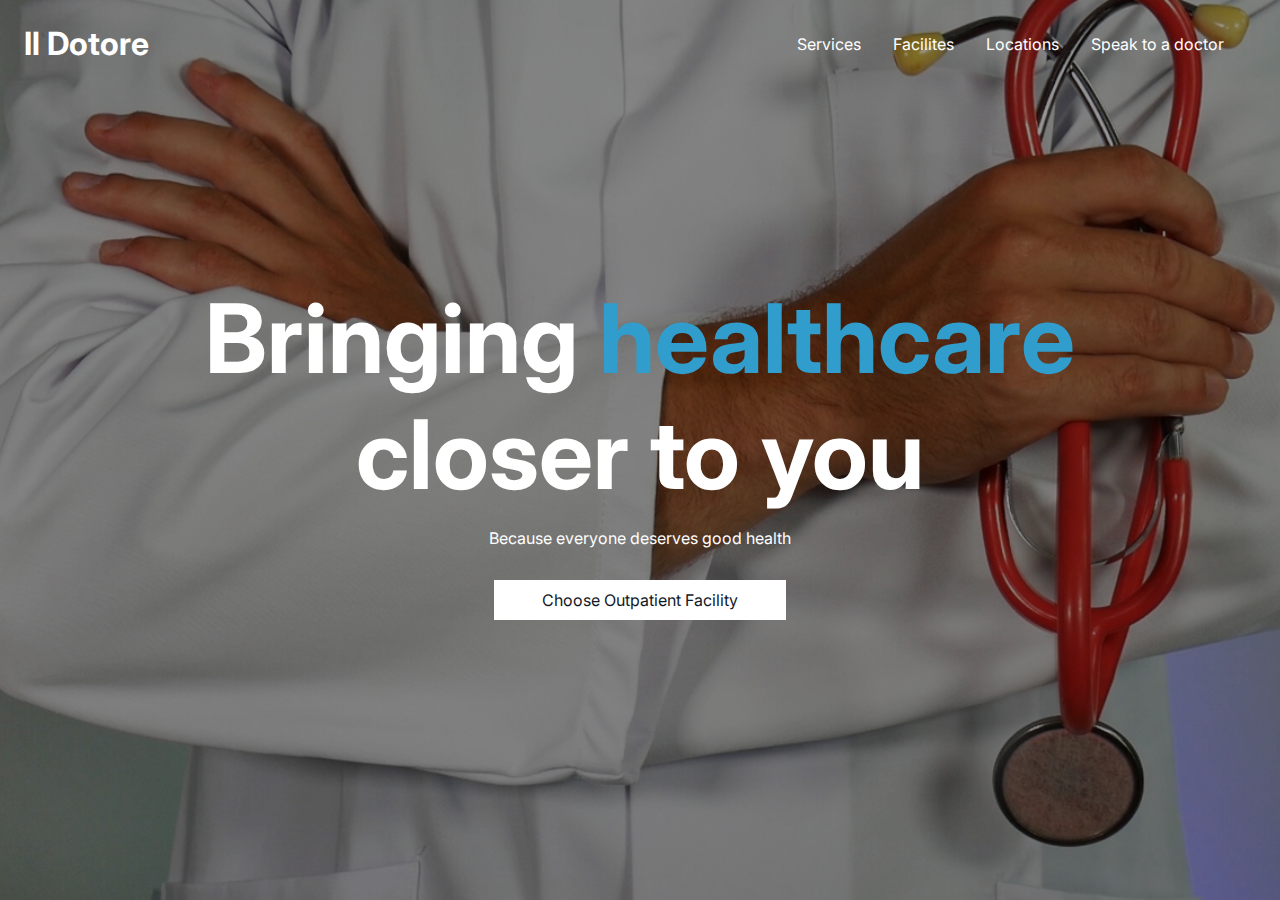
<file: Project 9 - Fullscreen/index.html>
<!DOCTYPE html>
<html lang="en">
  <head>
    <meta charset="UTF-8" />
    <meta http-equiv="X-UA-Compatible" content="IE=edge" />
    <meta name="viewport" content="width=device-width, initial-scale=1.0" />
    <link rel="stylesheet" href="../index.css" />
    <link rel="stylesheet" href="styles.css" />
    <title>Project Nine - Fullscreen Background</title>
  </head>
  <body>
    <header class="header">
      <div class="logo">
        <a href="./index.html"> Il Dotore </a>
      </div>

      <nav>
        <ul>
          <li>Services</li>
          <li>Facilites</li>
          <li>Locations</li>
          <li>Speak to a doctor</li>
        </ul>
      </nav>
    </header>

    <section class="showcase">
      <div class="overlay">
        <h1>Bringing <span>healthcare</span> closer to you</h1>
        <p>Because everyone deserves good health</p>
        <button class="btn">Choose Outpatient Facility</button>
      </div>
    </section>
  </body>
</html>
</file>
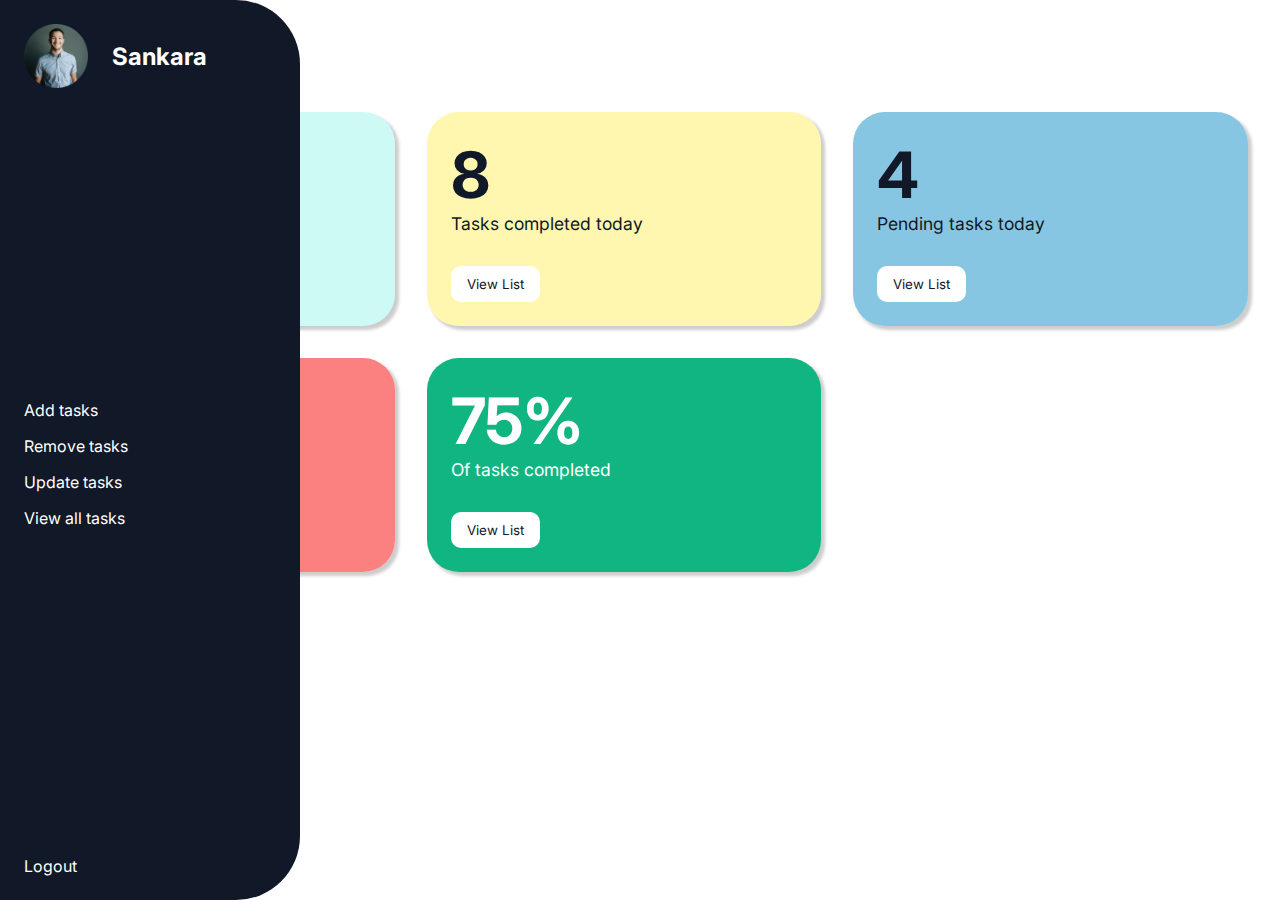
<file: Project 8 - Admin Dashboard/dashboard.html>
<!DOCTYPE html>
<html lang="en">
  <head>
    <meta charset="UTF-8" />
    <meta http-equiv="X-UA-Compatible" content="IE=edge" />
    <meta name="viewport" content="width=device-width, initial-scale=1.0" />
    <link rel="stylesheet" href="../index.css" />
    <link rel="stylesheet" href="styles.css" />
    <title>Admin Dashboard</title>
  </head>
  <body>
    <aside class="sidebar">
      <article>
        <img src="./profile.png" alt="" />
        <h2>Sankara</h2>
      </article>

      <article>
        <ul>
          <li>Add tasks</li>
          <li>Remove tasks</li>
          <li>Update tasks</li>
          <li>View all tasks</li>
        </ul>
      </article>

      <article>
        <a href="./index.html">Logout</a>
      </article>
    </aside>

    <section class="cards">
      <article>
        <h2><span>506</span> Lifetime tasks completed</h2>
        <button class="btn-white">View List</button>
      </article>

      <article>
        <h2><span>8</span> Tasks completed today</h2>
        <button class="btn-white">View List</button>
      </article>

      <article>
        <h2><span>4</span> Pending tasks today</h2>
        <button class="btn-white">View List</button>
      </article>

      <article>
        <h2><span>2</span> Cancelled tasks</h2>
        <button class="btn-white">View List</button>
      </article>

      <article>
        <h2><span>75%</span> Of tasks completed</h2>
        <button class="btn-white">View List</button>
      </article>
    </section>

    <section class="quotes">
      <h3 id="author"></h3>
      <p id="quote"></p>
    </section>

    <script src="index.js"></script>
  </body>
</html>
</file>
<file: index.css>
@import url("https://fonts.googleapis.com/css2?family=Inter:wght@400;700&display=swap");

* {
  padding: 0;
  margin: 0;
  box-sizing: border-box;
}

ul {
  list-style-type: none;
}

img {
  max-width: 100%;
  width: 100%;
}

body {
  font-family: "Inter", sans-serif;
  font-size: 16px;
}

input,
button {
  font-family: inherit;
}
</file>
<file: Project 1 - Profile Card Component/index.css>
body {
  font-family: "Inter", sans-serif;
  font-size: 16px;
  background-color: #001e2fe5;
  padding: 1.25rem;

  display: flex;
  align-items: center;
  justify-content: center;
  min-height: calc(100vh - 0.1px);

  /* display: grid;
  place-items: center;
  min-height: calc(100vh - 0.1px); */
}

.container {
  background-color: #001e2f;
  color: #fff;
  padding: 1.25rem;
  border-radius: 0.625rem;
  box-shadow: 0.3rem 0.3rem 0.3rem 0.3rem rgba(60, 236, 215, 0.5);
  /* vertical, horizontal, blur, spread, color */

  /* position: absolute;
  top: 50%;
  left: 50%;
  transform: translate(-50%, -50%);

  min-width: 300px; */

  max-width: 500px;
}

.container article:first-child {
  display: flex;
  flex-wrap: wrap;
  align-items: center;
  justify-content: start;
}

.container article:first-child img {
  width: 5rem;
}

.container article:first-child div {
  margin-left: 1rem;
}

.container article:first-child div small {
  opacity: 0.75;
}

.container article:nth-child(2) {
  margin: 1.5rem 0;
  /* top right bottom left */
}

.container article:nth-child(2) p {
  line-height: 1.8;
}

.container article:last-child h2 {
  margin-bottom: 1rem;
}

.container article:last-child ul {
  display: flex;
  flex-wrap: wrap;
  align-items: center;
  justify-content: start;
}

.container article:last-child ul li {
  margin-right: 1rem;
}

/* @media (min-width: 500px) {
  .container {
    width: 480px;
  }
} */
</file>
<file: Project 10 - Google Homepage Clone/styles.css>
body {
  background-color: #fefffe;
}

a {
  text-decoration: none;
}

button {
  border: none;
  background-color: transparent;
}

header {
  display: flex;
  align-items: center;
  justify-content: flex-end;
  padding: 1.5rem;
}

header nav {
  display: flex;
  align-items: center;
  justify-content: flex-end;
}

header nav ul {
  display: flex;
  justify-content: flex-end;
}

header nav ul li a {
  margin-right: 1.5rem;
  color: #333;
  font-size: 0.9rem;
}

header nav ul li a:hover {
  text-decoration: underline;
}

header nav .bento-menu {
  margin-right: 1.5rem;
  /* margin-top: -0.5rem; */
  position: relative;
}

header nav .bento-menu ul.menu {
  display: grid;
  grid-template-columns: repeat(3, 1fr);
  gap: 0.2rem;
  padding: 0.7rem;
  border-radius: 50%;
  cursor: pointer;
}

header nav .bento-menu ul.menu:hover {
  background-color: #d8d8d8;
}

header nav .bento-menu ul.menu li {
  width: 0.3rem;
  height: 0.3rem;
  background-color: #333;
  border-radius: 50%;
}

header nav .bento-menu article {
  position: absolute;
  top: -100vh;
  right: 1rem;
  opacity: 0;
}

header nav .bento-menu article.open {
  min-width: 200px;
  right: 1rem;
  top: 4rem;
  background-color: #fff;
  box-shadow: 2px 2px 2px 2px rgba(0, 0, 0, 0.3);
  border-radius: 0.625rem;
  opacity: 1;
}

header nav .bento-menu article ul {
  display: grid;
  grid-template-columns: repeat(3, 1fr);
  gap: 1rem;
  place-items: center;
}

header nav .bento-menu article ul li {
  border-radius: 0.625rem;
}

header nav .bento-menu article ul li:hover {
  background-color: #d7fefd;
  cursor: pointer;
}

header nav .bento-menu article ul li i {
  font-size: 2rem;
  color: #333;
  padding: 1rem;
}

header nav .bento-menu article ul li img {
  width: 2rem;
}

header nav div button img {
  width: 3rem;
  height: 3rem;
  border-radius: 50%;
}

.search-bar {
  text-align: center;
  padding: 3rem 1.5rem 2rem;
}

.search-bar img {
  width: 16rem;
  margin-bottom: 2rem;
}

.search-bar form {
  position: relative;
  max-width: 600px;
  margin: auto;
}

.search-bar form label {
  position: absolute;
  top: 50%;
  left: 1rem;
  transform: translateY(-50%);
  color: #cacaca;
}

.search-bar form input {
  padding: 1rem;
  width: 100%;
  border-radius: 30px;
  border: 1px solid #e5e5e5;
  transition: 0.3s;
}

.search-bar form input:hover {
  box-shadow: 2px 2px 2px rgba(0, 0, 0, 0.1);
}

.buttons {
  text-align: center;
}

.buttons ul {
  display: flex;
  align-items: center;
  justify-content: center;
  margin-bottom: 2rem;
}

.buttons ul li:first-child {
  margin-right: 0.625rem;
}

.buttons ul li button {
  background-color: #ededed;
  padding: 0.625rem 1rem;
  transition: 0.3s;
  border-radius: 0.2rem;
  cursor: pointer;
}

.buttons ul li button:hover {
  box-shadow: 2px 2px 2px rgba(0, 0, 0, 0.3);
}

.buttons small span {
  color: indigo;
  text-decoration: underline;
  cursor: pointer;
}

.footer {
  position: absolute;
  width: 100%;
  bottom: 0;
  background-color: #ededed;
  padding: 1rem 0;
}

.footer .location {
  border-bottom: 1px solid #919191;
}

.footer .location h4 {
  color: #6f6f6f;
  font-weight: normal;
  padding: 0 0 1.5rem 1.5rem;
}

.footer p {
  font-size: 0.9rem;
  color: #6f6f6f;
  text-align: center;
  padding: 1rem 0;

  display: flex;
  align-items: center;
  justify-content: center;
}

.footer p img {
  width: 0.9rem;
  margin-right: 0.2rem;
}

.footer ul {
  display: flex;
  flex-wrap: wrap;
  align-items: center;
  justify-content: center;
}

.footer ul li {
  color: #6f6f6f;
  font-size: 0.9rem;
}

.footer ul li {
  margin: 0 1rem 0.5rem 0;
}

.footer ul:first-child {
  padding: 0.5rem 1.5rem 2rem;
}

@media (min-width: 768px) {
  .search-bar img {
    width: 24rem;
  }
}

@media (min-width: 1024px) {
  .footer article {
    display: flex;
    align-items: center;
    justify-content: space-between;
    padding: 0 1.5rem;
  }

  .footer ul li {
    margin-bottom: 0;
  }
}
</file>
<file: Project 11 - Techie/styles.css>
.btn {
  font-size: 1rem;
  background-color: #ab4fd7;
  color: #fff;
  padding: 0.625rem 1.25rem;
  border: none;
  outline: none;
  border-radius: 0.625rem;
  cursor: pointer;
}

header {
  position: absolute;
  width: 100%;
  padding: 1rem 1.5rem;
}

header a {
  font-weight: bold;
  font-size: 2rem;
  color: #fff;
  text-decoration: none;
}

.bg-gradient {
  background: linear-gradient(90deg, #309dcd 0%, #ab4fd7 100%);
  width: 90%;
  height: 300px;
  filter: blur(100px);
  position: absolute;
  top: 50%;
  transform: translateY(-50%);
}

.showcase {
  background-color: rgba(29, 29, 29, 0.87);
  height: calc(100vh - 0.1px);
}

.showcase .overlay {
  position: relative;
  display: flex;
  flex-direction: column;
  align-items: center;
  justify-content: center;
  height: calc(100vh - 0.1px);
  text-align: center;
  padding: 0 1.5rem;
}

.showcase .overlay h1 {
  color: #fff;
  margin-bottom: 1rem;
  font-size: 2rem;
}

.showcase .overlay p {
  color: #fff;
  font-size: 0.9rem;
  margin-bottom: 2rem;
}

.grid {
  display: grid;
  grid-template-columns: 1fr;
}

.grid article {
  position: relative;
  margin-top: -0.5rem;
}

.grid article h2 {
  position: absolute;
  bottom: 1rem;
  left: 1rem;
  color: #fff;
}

.grid article img {
  height: 300px;
  object-fit: cover;
}

.section-2 {
  padding: 4rem 1.5rem;
  background-color: #333;
}

.section-2 h2 {
  color: #fff;
  font-size: 2rem;
  margin-bottom: 1rem;
}

.section-2 .underline {
  width: 7rem;
  height: 2.5px;
  background-color: #fff;
  margin-bottom: 3rem;
}

.cards {
  display: grid;
  grid-template-columns: 1fr;
  gap: 1.25rem;
}

.cards article img {
  border-radius: 2rem 2rem 0 0;
}

.cards article div {
  background-color: #444;
  color: #fff;
  padding: 1.25rem;
  margin-top: -0.5rem;
  border-radius: 0 0 2rem 2rem;
}

.cards article div h3 {
  margin-bottom: 1rem;
}

.cards article div p {
  font-size: 0.9rem;
  margin-bottom: 2rem;
  opacity: 0.75;
}

.cards article div button {
  font-size: 1rem;
  background-color: #fff;
  color: #111827;
  padding: 0.625rem 1.25rem;
  border: none;
  outline: none;
  border-radius: 0.625rem;
  cursor: pointer;
}

.testimonials {
  background-color: #fff;
  padding: 4rem 1.5rem;
}

.testimonials h2 {
  text-align: center;
  color: #333;
}

.underline-dark {
  width: 7rem;
  height: 2.5px;
  background-color: #333;
  margin: 1rem auto 3rem;
}

.testimonials .testimonials-container button {
  display: none;
}

.testimonials .testimonials-inner {
  display: grid;
  grid-template-columns: 1fr;
  gap: 1rem;
}

.testimonials .testimonials-container article {
  background-color: #f1f1f1;
  border-radius: 0.625rem;
  box-shadow: 2px 2px 2px rgba(29, 29, 29, 0.2);
  padding: 1.5rem;
}

.testimonials .testimonials-container article img {
  width: 4rem;
}

.testimonials .testimonials-container article div {
  display: flex;
  align-items: center;
  justify-content: start;
}

.testimonials .testimonials-container article div ul {
  margin-left: 1rem;
}

.testimonials .testimonials-container article div ul li:first-child {
  font-weight: bold;
  color: #333;
}

.testimonials .testimonials-container article div ul li:nth-child(2) {
  font-size: 0.9rem;
  opacity: 0.75;
}

.testimonials .testimonials-container article p {
  font-size: 0.9rem;
  margin-top: 1rem;
}

.cta {
  padding: 4rem 1.5rem;
  text-align: center;
  background-color: #e5e5e5;
}

.cta h2 {
  color: #333;
}

.cta .btn {
  transform: scale(2);
  font-weight: bold;
}

.footer {
  padding: 4rem 1.5rem;
  background-color: #111827;
  color: #fff;
}

.footer-inner {
  display: grid;
  grid-template-columns: 1fr;
  gap: 2rem;
}

.footer div h3 {
  font-size: 1rem;
  margin-bottom: 1rem;
}

.footer div ul {
  padding-left: 1rem;
}

.footer div ul li {
  margin-bottom: 0.625rem;
}

.footer div ul li a {
  text-decoration: none;
  color: #fff;
  font-size: 0.9rem;
  opacity: 0.75;
}

.footer div ul li a:hover {
  opacity: 1;
}

.footer div p {
  font-size: 0.9rem;
}

.footer div form label {
  display: block;
  margin-top: 1rem;
  font-size: 0.9rem;
  margin-bottom: 0.625rem;
}

.footer div form input {
  width: 100%;
  padding: 0.625rem 1rem;
  font-size: 0.9rem;
  background-color: transparent;
  border: 2px solid #ab4fd7;
  border-radius: 0.625rem;
  margin-bottom: 1rem;
}

.footer div form input::placeholder {
  color: #fff;
  opacity: 0.75;
}

.footer div form small {
  display: block;
  margin-top: 1rem;
}

.copyright {
  text-align: center;
  margin-top: 3rem;
  opacity: 0.75;
  font-size: 0.8rem;
}

@media (min-width: 768px) {
  .grid,
  .cards,
  .testimonials .testimonials-inner,
  .footer-inner {
    grid-template-columns: repeat(2, 1fr);
  }
}

@media (min-width: 1024px) {
  .showcase .overlay h1 {
    font-size: 4rem;
  }

  .grid,
  .cards,
  .footer-inner {
    grid-template-columns: repeat(3, 1fr);
  }

  .grid article img {
    height: 350px;
  }

  .cards article div h3 {
    font-size: 1.5rem;
  }

  .cards article div p {
    font-size: 1rem;
  }

  .testimonials h2,
  .cta h2 {
    font-size: 3rem;
  }

  .testimonials .testimonials-container {
    display: flex;
    align-items: center;
    justify-content: space-between;
    max-width: 1100px;
    margin: auto;
  }

  .testimonials .testimonials-container button {
    display: block;
    background-color: transparent;
    border: none;
    outline: none;
    cursor: pointer;
  }

  .testimonials .testimonials-container article {
    max-width: 400px;
  }

  .cta .btn {
    transform: scale(3.8);
    padding: 0.625rem 5rem;
    margin: 4rem 0;
  }
}

@media (min-width: 1280px) {
  .footer-inner {
    grid-template-columns: repeat(4, 1fr);
  }
}
</file>
<file: Project 2 - Sign Up Form/styles.css>
body {
  color: #3f3d56;
  display: flex;
  align-items: center;
  justify-content: center;
  min-height: 100vh;
}

.container {
  background-color: #f1f1f1;
  padding: 1.25rem;
  margin: 1.25rem;
  width: 90%;
  max-width: 700px;
  border-radius: 1rem;
  box-shadow: 0.2rem 0.2rem 0.2rem rgba(0, 0, 0, 0.2);
}

.container form h1 {
  text-align: center;
  margin-bottom: 2rem;
}

/* 
Block and inline elements

.container form h1 {
  text-align: center;
  margin-bottom: 2rem;
  display: inline;
}

.container form h3 span {
  display: block;
  text-align: center;
  margin: 3rem 0;
} */

/* Inline elements: labels, small, button, span, a */
/* Block elements: Everything else 
  div, section, all headings, article, aside, figure, header, nav, p
*/

.container form .form-inner {
  display: flex;
  flex-direction: column;
  /* margin-top: 1.25rem; */
}

.container form .form-inner article {
  margin-top: 1.25rem;
}

.container form label {
  display: block;
  font-weight: bold;
  font-size: 0.8rem;
  text-transform: uppercase;
  letter-spacing: 0.2rem;
  margin-bottom: 0.2rem;
}

.container form input {
  /* border-width: 2px;
  border-style: solid;
  border-color: #3f3d5691; */
  border: 2px solid #3f3d5691;
  border-radius: 0.6rem;
  outline: none;
  padding: 0.625rem 1.25rem;
  width: 100%;
}

.container form input:focus {
  border-color: #3f3d56;
}

.container form .btn {
  color: #fff;
  padding: 0.625rem 3rem;
  font-size: 1rem;
  background-color: #3f3d56;
  margin-top: 1.25rem;
  border: none;
  outline: none;
  border-radius: 0.625rem;
  transition: opacity 0.2s ease-in-out;
}

.container form .btn:hover {
  cursor: pointer;
  opacity: 0.75;
}

.checkboxes {
  display: flex;
  align-items: center;
  justify-content: start;
  margin: 1rem 0 0.5rem 0;
}

.checkbox {
  display: none;
  /* opacity: 0;
  position: absolute; */
}

.label {
  position: relative;
  background-color: #fff;
  border-radius: 50px;
  margin: 0 1.25rem 0 0;
  width: 50px;
  height: 26px;
  cursor: pointer;
}

.ball {
  background-color: #3f3d56;
  position: absolute;
  top: 2px;
  left: 2px;
  border-radius: 50%;
  width: 22px;
  height: 22px;
  transition: transform 0.15s linear;
}

.checkbox:checked + .label .ball {
  transform: translateX(24px);
}

@media (min-width: 700px) {
  .container {
    margin: 1.25rem auto;
    padding: 2rem;
  }

  .container form .form-inner {
    /* grid-template-columns: repeat(2, 1fr); */
    flex-direction: row;
  }

  .container form .form-inner article {
    flex: 1;
  }

  .container form .form-inner article:not(:last-child) {
    margin-right: 1.25rem;
  }
}
</file>
<file: Project 3 - Modal/styles.css>
.btn {
  background-color: #fa5757;
  color: #fff;
  padding: 0.625rem 2rem;
  border-radius: 0.625rem;
  border: none;
  outline: none;
  transition: opacity 0.2s ease-in-out;
}

.btn:hover {
  opacity: 0.75;
  cursor: pointer;
}

.button {
  display: flex;
  align-items: center;
  justify-content: center;
  min-height: 100vh;
}

.button .btn {
  transform: scale(1.5);
}

body {
  background-color: #f1f1f1;
}

/* 
METHOD 1
.modal {
  background-color: #fff;
  color: #333;
  text-align: center;
  padding: 1.5rem;
  border-radius: 0.625rem;

  position: absolute;
  top: 50%;
  left: 50%;
  z-index: -1;
  transform: translate(-50%, -50%);
  width: 90%;
  max-width: 600px;

  opacity: 0;

  box-shadow: 0.2rem 0.2rem 0.2rem rgba(0, 0, 0, 0.3);
  transition: all 0.3s ease-in-out;
}

.modal.modal-open {
  opacity: 1;
  z-index: 99;
}

.modal h1 {
  margin-bottom: 1rem;
}

.modal p {
  font-size: 0.9rem;
  margin-bottom: 1.5rem;
  line-height: 1.8;
} */

/* METHOD 2 */
/* dialog {
  border: none;
  border-radius: 0.625rem;
  width: 90%;
  margin: auto;
  padding: 1.5rem;
  text-align: center;
  color: #333;
  max-width: 600px;
}

dialog h1 {
  margin-bottom: 1rem;
}

dialog p {
  font-size: 0.9rem;
  line-height: 1.8;
  margin-bottom: 2rem;
} */

a {
  text-decoration: none;
}

.modal {
  background-color: #fff;
  color: #333;
  padding: 1.25rem;
  margin: 0 1.5rem;
  border-radius: 0.625rem;
  text-align: center;

  position: absolute;
  left: -1000vw;
  top: 50%;
  max-width: 600px;
  transition: all 0.5s ease-in-out;
}

.modal:target {
  left: 50%;
  top: 50%;
  transform: translate(-50%, -50%);
}

.modal h1 {
  margin-bottom: 1rem;
}

.modal p {
  font-size: 0.9rem;
  margin-bottom: 2rem;
  line-height: 1.8;
}
</file>
<file: Project 4 - Accordion/styles.css>
body {
  display: flex;
  align-items: center;
  justify-content: center;
  height: 100vh;
}

.accordion {
  background-color: #f1f1f1;
  color: #3f3d56;
  padding: 1.5rem;
  margin: 1.5rem;
  border-radius: 0.625rem;
  box-shadow: 0.2rem 0.2rem 0.2rem rgba(0, 0, 0, 0.2);
  max-width: 700px;
  width: 90%;
}

.accordion h1 {
  font-size: 1.8rem;
  text-align: center;
  margin-bottom: 2rem;
}

.question {
  position: relative;
  font-size: 1rem;
  border: 2px solid #3f3d56;
  padding: 0.625rem 1rem;
  cursor: pointer;
  user-select: none;
}

.question::after {
  content: "+";
  position: absolute;
  right: 1rem;
}

.answer {
  font-size: 0.9rem;
  padding: 0.625rem 1rem 0.1rem 1rem;
  height: 0;
  overflow: hidden;
  opacity: 0;
  transition: all 0.5s;
  line-height: 1.6;
}

.question.open + .answer {
  opacity: 1;
  overflow: visible;
  height: 100%;
  padding-bottom: 2rem;
}

.question.open::after {
  content: "-";
}

/* .accordion {
  width: 90%;
} */

details {
  margin-bottom: 1rem;
}

details summary {
  font-weight: bold;
  font-size: 1rem;
  border: 2px solid #3f3d56;
  padding: 0.625rem 1rem;
  cursor: pointer;
}

details p {
  font-size: 0.9rem;
  line-height: 1.6;
  padding: 0.625rem 1rem 1rem 1rem;
}
</file>
<file: Project 5 - Restaurant Website/styles.css>
body {
  background-color: #d4f9ef;
}

.btn {
  background-color: #309dcd;
  color: #fff;
  font-size: 1rem;
  padding: 0.625rem 2rem;
  border-radius: 0.625rem;
  border: none;
  cursor: pointer;
  transition: 0.3s;
}

.btn:hover {
  background-color: #24789c;
}

.showcase {
  background-image: linear-gradient(120deg, #309dcd, #ab4fd7 75%);
  height: calc(100vh - 0.1px);
}

.showcase .overlay {
  display: flex;
  flex-direction: column;
  align-items: center;
  justify-content: center;
  text-align: center;
  height: calc(100vh - 0.1px);
}

.showcase .overlay h1 {
  color: #fff;
  font-size: 2rem;
  margin-bottom: 1rem;
  letter-spacing: 0.1rem;
}

.showcase .overlay p {
  color: #fff;
  font-size: 0.9rem;
  margin-bottom: 2rem;
  max-width: 400px;
}

.cuisine {
  padding: 4rem 1.5rem;
  max-width: 1300px;
  margin: auto;
}

.cuisine h2 {
  font-size: 1.8rem;
  margin-bottom: 2rem;
  color: #111827;
}

.cuisine .cards {
  display: grid;
  grid-template-columns: 1fr;
  gap: 2rem;
}

.cuisine .cards article {
  background-color: #fff;
  padding: 1.25rem;
  border-radius: 2.5rem;
  box-shadow: 0.2rem 0.2rem 0.2rem rgba(0, 0, 0, 0.144);
}

.cuisine .cards article img {
  border-radius: 2.5rem;
  margin-bottom: 2rem;
}

.cuisine .cards article h3 {
  margin-bottom: 1rem;
  color: #111827;
}

.cuisine .cards article p {
  color: #333;
  margin-bottom: 2rem;
  font-size: 0.9rem;
}

.book {
  background-image: linear-gradient(90deg, #309dcd, #ab4fd7 75%);
  max-width: 100%;
}

.book h2 {
  color: #fff;
  max-width: 1300px;
  margin: 0 auto 2rem;
}

.book .cards {
  max-width: 1300px;
  margin: auto;
}

.footer {
  padding: 4rem 1.5rem;
  background-color: #111827;
}

.footer-inner {
  display: grid;
  grid-template-columns: 1fr;
  gap: 2rem;
  max-width: 1300px;
  margin: auto;
}

.footer-inner h3 {
  color: #fff;
  font-size: 1.8rem;
}

.footer article ul li {
  margin-bottom: 1rem;
}

.footer article ul li a {
  color: #fff;
  text-decoration: none;
}

.footer article ul li a:focus {
  outline: 2px dotted #fff;
}

.footer article ul li a:hover {
  opacity: 0.75;
}

@media (min-width: 640px) {
  .showcase .overlay h1 {
    font-size: 3rem;
  }

  .footer-inner {
    grid-template-columns: repeat(2, 1fr);
  }
}

@media (min-width: 768px) {
  .cuisine .cards {
    grid-template-columns: repeat(2, 1fr);
  }

  .footer-inner {
    grid-template-columns: repeat(3, 1fr);
  }
}

@media (min-width: 992px) {
  .showcase .overlay h1 {
    font-size: 4rem;
  }

  .showcase .overlay p {
    font-size: 1rem;
    max-width: 600px;
  }

  .cuisine {
    padding: 6rem 1.5rem;
  }

  .cuisine h2 {
    font-size: 3rem;
  }

  .cuisine .cards article h3 {
    font-size: 1.5rem;
  }

  .cuisine .cards article p {
    font-size: 1rem;
  }

  .footer-inner {
    grid-template-columns: repeat(4, 1fr);
  }
}

@media (min-width: 1280px) {
  .showcase .overlay h1 {
    font-size: 6rem;
  }

  .footer-inner {
    grid-template-columns: repeat(5, 1fr);
  }
}
</file>
<file: Project 6 - Portfolio/styles.css>
* {
  scroll-behavior: smooth;
}

body {
  background-color: #000;
}

.btn {
  background-color: #e7d215;
  color: #fff;
  font-weight: bold;
  padding: 0.625rem;
  border: none;
  cursor: pointer;
  transition: all 0.5s;
}

.btn:hover {
  letter-spacing: 0.3rem;
}

a {
  text-decoration: none;
  color: #fff;
}

.header {
  display: flex;
  align-items: center;
  justify-content: space-between;
  padding: 1.5rem;
}

.header .logo a {
  font-weight: bold;
  font-size: 1.8rem;
  letter-spacing: 0.1rem;
}

.bg-gray {
  width: 20rem;
  height: 20rem;
  background-color: #ffffff;
  position: absolute;
  filter: blur(250px);
  --webkit-filter: blur(250px);
}

.hero {
  position: relative;
  color: #fff;
  padding: 6rem 1.5rem;
}

.hero article h1 {
  font-size: 2rem;
  margin-bottom: 1rem;
  text-transform: capitalize;
}

.hero article h1 span {
  text-transform: uppercase;
  font-weight: normal;
  font-size: 1rem;
  color: #e7d215;
  display: block;
  margin-bottom: 1.5rem;
}

.hero article p {
  margin-bottom: 2rem;
  opacity: 0.75;
  font-size: 0.9rem;
}

.hero article a {
  display: flex;
  align-items: center;
  justify-content: flex-start;
}

.hero article a img {
  width: 4rem;
  margin-left: 2rem;
}

.hero article:last-child {
  display: none;
}

.single-card {
  color: #fff;
}

.single-card article {
  padding: 0 1.5rem 2rem;
}

.single-card h2 {
  margin: 1rem 0 0.625rem;
}

.single-card p {
  opacity: 0.75;
  font-size: 0.9rem;
  margin-bottom: 2rem;
}

.single-card ul {
  display: flex;
  align-items: center;
}

.single-card ul li:last-child {
  margin-left: 2rem;
}

.cta {
  background-color: #111;
  padding: 4rem 1.5rem;
  margin-top: 2rem;
  display: flex;
  flex-direction: column;
  align-items: center;
  justify-content: center;
}

.cta h2 {
  color: #ffffff;
  font-size: 2rem;
  margin-bottom: 2rem;
}

.cta .btn {
  transform: scale(1.25);
  padding: 0.625rem 3rem;
  font-size: 1.25rem;
}

footer {
  padding: 4rem 0;
}

footer ul {
  display: flex;
  align-items: center;
  justify-content: center;
}

footer ul li {
  margin: 0 1rem;
}

@media (min-width: 768px) {
  .cards {
    max-width: 1300px;
    margin: auto;
    /* display: grid;
    grid-template-columns: 1fr;
    gap: 2rem; */
  }

  .single-card {
    /* background-color: #111; */
    display: flex;
    align-items: center;
    justify-content: center;
    /* gap: 2rem; */
  }

  .single-card article {
    flex: 1;
    padding: 0;
  }

  .single-card:nth-child(even) {
    flex-direction: row-reverse;
  }

  .single-card:nth-child(even) .text {
    margin-right: 2rem;
  }

  .single-card:nth-child(odd) .text {
    margin-left: 2rem;
  }
}

@media (min-width: 1024px) {
  .header {
    max-width: 1200px;
    margin: auto;
  }

  .hero {
    display: grid;
    grid-template-columns: repeat(2, 1fr);
    place-items: center;
    padding: 1rem 1.5rem;
    max-width: 1200px;
    margin: auto;
  }

  .hero article h1 {
    font-size: 4rem;
  }

  .hero article p {
    font-size: 1rem;
  }

  .hero article:last-child {
    display: block;
  }

  .cta {
    flex-direction: row;
    justify-content: space-around;
  }

  .cta h2 {
    font-size: 3rem;
    margin-bottom: 0;
  }
}
</file>
<file: Project 7 - Image Gallery/styles.css>
body {
  background-color: #f1f1f1;
  max-width: 1600px;
  margin: auto;
}

h1 {
  padding: 4rem 1.5rem 2rem;
  color: #333;
}

.image-gallery div {
  display: grid;
  grid-template-columns: 1fr;
  gap: 2rem;
  padding: 0 1.5rem;
}

.image-gallery article {
  background-color: #fff;
  padding: 1.5rem;
  border-radius: 2rem;
  box-shadow: 0.2rem 0.2rem 0.2rem rgba(0, 0, 0, 0.2);
}

.image-gallery article img {
  border-radius: 2rem;
  margin-bottom: 1rem;
  height: 20rem;
  width: 100%;
  object-fit: cover;
}

.image-gallery article ul {
  display: flex;
  flex-wrap: wrap;
  align-items: center;
  justify-content: space-between;
}

.image-gallery article ul li {
  font-size: 0.9rem;
  background-color: rgba(153, 153, 153, 0.45);
  color: #333;
  padding: 0.2rem 0.5rem;
  border-radius: 0.625rem;
}

@media (min-width: 768px) {
  .image-gallery div {
    grid-template-columns: repeat(2, 1fr);
  }
}

@media (min-width: 1280px) {
  h1 {
    font-size: 3rem;
  }

  .image-gallery div {
    grid-template-columns: repeat(3, 1fr);
  }
}
</file>
<file: Project 8 - Admin Dashboard/styles.css>
.btn {
  background-color: #111827;
  color: #fff;
  padding: 0.625rem 2rem;
  border-radius: 0.625rem;
  border: 2px solid #111827;
  outline: none;
  transform: scale(1.3);
  cursor: pointer;
  transition: 0.5s;
}

.btn:hover {
  background-color: transparent;
  color: #111827;
}

a {
  text-decoration: none;
}

.login-button {
  display: flex;
  align-items: center;
  justify-content: center;
  height: 100vh;
}

/* Dashboard */
.sidebar {
  background-color: #111827;
  color: #fff;
  display: flex;
  flex-direction: column;
  justify-content: space-between;
  height: 100vh;
  width: 300px;
  border-radius: 0 4rem 4rem 0;
  padding: 1.5rem;

  position: absolute;
  left: 0;
  top: 0;
}

.sidebar img {
  width: 4rem;
}

.sidebar article:first-child {
  display: flex;
  align-items: center;
}

.sidebar article:first-child h2 {
  margin-left: 1.5rem;
}

.sidebar article:nth-child(2) ul li {
  margin-bottom: 1rem;
}

.sidebar article:last-child a {
  color: #fff;
}

.cards {
  max-width: 1250px;
  margin-left: auto;
  display: grid;
  grid-template-columns: repeat(3, 1fr);
  gap: 2rem;
  margin-top: 7rem;
  margin-right: 2rem;
}

.cards article {
  padding: 1.5rem;
  border-radius: 2rem;
  box-shadow: 0.2rem 0.2rem 0.2rem rgba(0, 0, 0, 0.2);
}

.cards article:first-child {
  background-color: rgba(60, 236, 215, 0.25);
}

.cards article:nth-child(2) {
  background-color: rgba(255, 239, 92, 0.49);
}

.cards article:nth-child(3) {
  background-color: rgba(48, 157, 205, 0.58);
}

.cards article:nth-child(4) {
  background-color: rgba(250, 87, 87, 0.75);
}

.cards article:nth-child(5) {
  background-color: #10b581;
}

.cards article h2 {
  color: #111827;
  font-size: 1.1rem;
  font-weight: normal;
  margin-bottom: 2rem;
}

.cards article:nth-child(5) h2 {
  color: #fff;
}

.cards article h2 span {
  display: block;
  font-size: 4rem;
  font-weight: bold;
}

.cards article .btn-white {
  background-color: #fff;
  color: #111827;
  padding: 0.625rem 1rem;
  border-radius: 0.625rem;
  border: none;
  outline: none;
  cursor: pointer;
  transition: transform 0.3s;
}

.cards article .btn-white:active {
  transform: scale(0.8);
}

.quotes {
  margin: 3rem auto;
  width: 950px;
}

#author {
  font-size: 2.5rem;
  margin-bottom: 1rem;
  color: #111827;
}

#quote {
  font-size: 0.9rem;
}
</file>
<file: Project 9 - Fullscreen/styles.css>
.header {
  position: absolute;
  display: flex;
  align-items: center;
  justify-content: space-between;
  width: 100%;
  padding: 1.5rem;
}

.header .logo a {
  font-size: 2rem;
  font-weight: bold;
  color: #fff;
  text-decoration: none;
}

.header nav {
  display: none;
}

.header nav ul {
  display: flex;
  align-items: center;
  justify-content: center;
}

.header nav ul li {
  margin-right: 2rem;
  color: #fff;
}

.showcase {
  background: url("./showcase.jpg") no-repeat center/cover;
  height: calc(100vh - 0.1px);
}

.showcase .overlay {
  text-align: center;
  display: flex;
  flex-direction: column;
  align-items: center;
  justify-content: center;
  height: calc(100vh - 0.1px);
  background-color: rgba(0, 0, 0, 0.4);
  padding: 0 1.5rem;
}

.showcase .overlay h1 {
  font-size: 4rem;
  margin-bottom: 1rem;
  color: #fff;
  max-width: 1000px;
}

.showcase .overlay h1 span {
  color: #309dcd;
}

.showcase .overlay p {
  color: #fff;
  margin-bottom: 2rem;
}

.btn {
  background-color: #fff;
  color: #111827;
  font-size: 1rem;
  padding: 0.625rem 3rem;
  border: none;
  outline: none;
  cursor: pointer;
  transition: 0.3s;
}

.btn:hover {
  opacity: 0.75;
}

@media (min-width: 1024px) {
  .header nav {
    display: block;
  }

  .showcase .overlay h1 {
    font-size: 6rem;
  }
}
</file>
